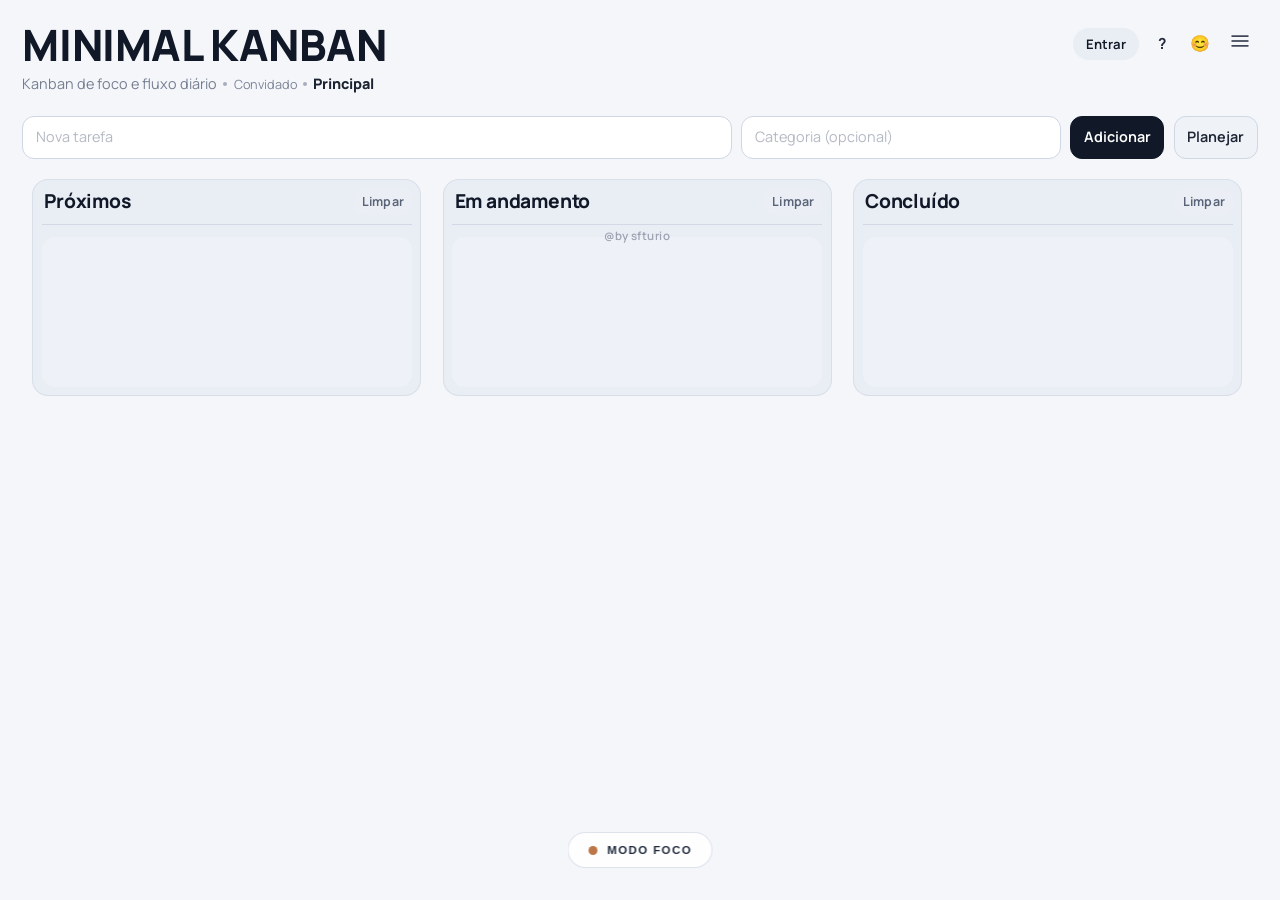
<file: index.html>
﻿<!doctype html>
<html lang="pt-BR">
<head>
  <meta charset="UTF-8" />
  <meta name="viewport" content="width=device-width, initial-scale=1.0" />
  <title>Minimal Kanban</title>
  <link rel="preconnect" href="https://fonts.googleapis.com" />
  <link rel="preconnect" href="https://fonts.gstatic.com" crossorigin />
  <link href="https://fonts.googleapis.com/css2?family=Manrope:wght@400;500;600;700;800&display=swap" rel="stylesheet" />
  <link href="https://fonts.googleapis.com/css2?family=Material+Symbols+Outlined:wght@300&display=swap" rel="stylesheet" />
  <link rel="stylesheet" href="style.css" />
</head>
<body>
  <main class="app">
    <div class="app-top">
      <header class="topbar">
        <div>
          <h1>Minimal Kanban</h1>
          <p class="subtitle">
            <span>Kanban de foco e fluxo diário</span>
            <span class="subtitle-bullet" aria-hidden="true"></span>
            <span id="auth-status" class="auth-status-inline">Convidado</span>
            <span class="subtitle-bullet" aria-hidden="true"></span>
            <span id="board-name">Principal</span>
          </p>
        </div>
        <div class="header-actions">
          <button id="auth-toggle" type="button" class="auth-btn" aria-label="Abrir autenticação">Entrar</button>
          <button id="help-toggle" type="button" class="theme-btn" aria-label="Ajuda" aria-expanded="false">?</button>
          <button id="emoji-toggle" type="button" class="theme-btn" aria-label="Abrir emojis" title="Emojis">😊</button>
          <div class="settings-wrap">
            <button id="settings-toggle" type="button" class="theme-btn" aria-label="Configurações" aria-expanded="false" aria-haspopup="true">
              <span class="material-symbols-outlined">menu</span>
            </button>
            <div id="settings-menu" class="settings-menu" hidden>
              <div class="settings-group">
                <p class="settings-title">Kanban</p>
                <button id="settings-change-username" type="button" class="settings-item" aria-label="Alterar usuario">Alterar usuario</button>
                <button id="board-toggle" type="button" class="settings-item" aria-label="Abrir tabelas">Tabelas</button>
                <button id="settings-columns-toggle" type="button" class="settings-item" aria-label="Abrir colunas">Colunas</button>
                <button id="settings-export-backup" type="button" class="settings-item" aria-label="Exportar backup">Exportar backup</button>
                <button id="settings-import-backup" type="button" class="settings-item" aria-label="Importar backup">Importar backup</button>
              </div>
              <div class="settings-separator"></div>
              <div class="settings-group">
                <p class="settings-title">Aparência</p>
                <button id="theme-toggle" type="button" class="settings-item" aria-label="Alternar tema" aria-pressed="false">
                  <span id="theme-icon" class="material-symbols-outlined">dark_mode</span>
                  <span>Tema</span>
                  <span id="theme-label" class="settings-theme-state">Dark</span>
                </button>
                <label class="settings-zoom-control" for="settings-zoom-range">
                  <span class="settings-zoom-title">Zoom</span>
                  <span id="settings-zoom-value" class="settings-zoom-value">100%</span>
                </label>
                <input id="settings-zoom-range" class="settings-zoom-range" type="range" min="85" max="115" step="1" value="100" aria-label="Zoom da página" />
              </div>
            </div>
          </div>
        </div>
      </header>

      <form id="task-form" class="task-form" autocomplete="off">
        <input id="task-title" name="title" type="text" placeholder="Nova tarefa" maxlength="120" />
        <input id="task-description" name="description" type="text" placeholder="Categoria (opcional)" maxlength="240" />
        <button type="submit">Adicionar</button>
        <button id="ia-generate-btn" type="button">Planejar</button>
      </form>
    </div>

    <div class="app-main-scroll">
      <section class="board" aria-label="Minimal Kanban">
        <article class="column" data-column="todo">
          <div class="column-head">
            <h2>Próximos</h2>
            <button type="button" class="clear-column-btn" data-action="clear-column" data-column="todo">Limpar</button>
          </div>
          <div class="task-list" id="todo-list"></div>
        </article>

        <article class="column" data-column="inprogress">
          <div class="column-head">
            <h2>Em andamento</h2>
            <button type="button" class="clear-column-btn" data-action="clear-column" data-column="inprogress">Limpar</button>
          </div>
          <div class="task-list" id="inprogress-list"></div>
        </article>

        <article class="column" data-column="done">
          <div class="column-head">
            <h2>Concluído</h2>
            <button type="button" class="clear-column-btn" data-action="clear-column" data-column="done">Limpar</button>
          </div>
          <div class="task-list" id="done-list"></div>
        </article>
      </section>
      <footer class="app-signature" aria-label="Assinatura do app">@by sfturio</footer>
    </div>

  </main>

  <div class="focus-wrap">
    <button id="focus-toggle" type="button" class="focus-btn" aria-pressed="false">
      <span class="dot"></span>
      <span id="focus-label">Modo Foco</span>
    </button>
  </div>

  <div id="ai-modal-overlay" class="modal-overlay" hidden>
    <section class="ai-modal" role="dialog" aria-modal="true" aria-labelledby="ai-modal-title">
      <div class="ai-modal-head">
        <h2 id="ai-modal-title">Planejar com IA</h2>
        <button id="ai-close-btn" type="button" class="icon-close" aria-label="Fechar modal">×</button>
      </div>
      <p>Descreva o que você quer fazer</p>
      <textarea id="ai-plan-input" rows="7" placeholder="Ex: !criar API (manhã) @joao #backend +05-04-2026; estudar node (noite)"></textarea>
      <div class="ai-modal-actions">
        <button id="ai-cancel-btn" type="button" class="secondary">Cancelar</button>
        <button id="ai-generate-confirm-btn" type="button" class="primary">Adicionar tarefas</button>
      </div>
    </section>
  </div>

  <div id="boards-overlay" class="boards-overlay" hidden>
    <aside class="boards-panel" role="dialog" aria-modal="true" aria-labelledby="boards-title">
      <div class="boards-head">
        <h2 id="boards-title">Tabelas</h2>
        <button id="boards-close" type="button" class="icon-close" aria-label="Fechar tabelas">×</button>
      </div>
      <div id="boards-tables-section">
        <div id="boards-list" class="boards-list"></div>
        <div class="boards-create">
          <input id="new-board-input" type="text" placeholder="Nova tabela" maxlength="60" />
          <button id="create-board-btn" type="button">+ Nova tabela</button>
        </div>
      </div>
      <div id="boards-columns-section" class="boards-columns">
        <h3>Colunas da tabela ativa</h3>
        <div id="columns-list" class="boards-list"></div>
        <div class="boards-create">
          <input id="new-column-input" type="text" placeholder="Nova coluna" maxlength="40" />
          <button id="create-column-btn" type="button">+ Nova coluna</button>
        </div>
        <div id="columns-danger-slot" class="columns-danger-wrap"></div>
      </div>
    </aside>
  </div>

  <input id="backup-file-input" type="file" accept="application/json" hidden />
  <p id="backup-status" class="backup-status" aria-live="polite" hidden></p>

  <div id="task-modal-overlay" class="modal-overlay" hidden>
    <section class="ai-modal" role="dialog" aria-modal="true" aria-labelledby="task-modal-title">
      <div class="ai-modal-head">
        <h2 id="task-modal-title">Editar tarefa</h2>
        <button id="task-modal-close" type="button" class="icon-close" aria-label="Fechar edição">×</button>
      </div>
      <div class="task-modal-fields">
        <label>
          Título
          <input id="task-edit-title" type="text" maxlength="120" placeholder="Revisar fluxo de caixa" />
        </label>
        <label>
          Descrição
          <textarea id="task-edit-description" maxlength="500" rows="3" placeholder="Detalhes da tarefa..."></textarea>
        </label>
        <label>
          Categoria
          <input id="task-edit-category" type="text" maxlength="60" placeholder="Financeiro" />
        </label>
        <label>
          Responsável
          <input id="task-edit-assignee" type="text" maxlength="60" placeholder="ana" />
        </label>
        <label>
          Tags (separe por vírgula)
          <input id="task-edit-tags" type="text" maxlength="120" placeholder="financas, urgente" />
        </label>
        <label>
          Data de inicio
          <input id="task-edit-deadline" type="text" maxlength="32" placeholder="02041998" />
        </label>
        <label>
          Finalizado em
          <input id="task-edit-completed-at" type="text" maxlength="32" placeholder="02041998" />
        </label>
        <label>
          Prioridade
          <select id="task-edit-priority">
            <option value="normal">Normal</option>
            <option value="high">Importante</option>
          </select>
        </label>
      </div>
      <div class="ai-modal-actions">
        <button id="task-modal-cancel" type="button" class="secondary">Cancelar</button>
        <button id="task-modal-save" type="button" class="primary">Salvar</button>
      </div>
    </section>
  </div>

  <div id="help-modal-overlay" class="modal-overlay" hidden>
    <section class="ai-modal" role="dialog" aria-modal="true" aria-labelledby="help-modal-title">
      <div class="ai-modal-head">
        <h2 id="help-modal-title">Ajuda rápida</h2>
        <button id="help-close-btn" type="button" class="icon-close" aria-label="Fechar ajuda">×</button>
      </div>
      <ul class="help-list">
        <li>Separe tarefas com <code class="cmd-sep">;</code></li>
        <li>Use <code class="cmd-priority">!</code> no começo para marcar prioridade alta</li>
        <li>Use <code class="cmd-progress">[coluna]</code> para escolher a coluna (ex: <code>[em andamento]</code>)</li>
        <li>Use <code class="cmd-category">(categoria)</code> para definir a categoria</li>
        <li>Use <code class="cmd-assignee">@responsavel</code> para responsável</li>
        <li>Use <code class="cmd-tag">#tag</code> para tags</li>
        <li>Use <code class="cmd-date">+data</code> para Data de inicio (DD-MM-AAAA)</li>
      </ul>
      <p class="help-example">Exemplo: <code>![em andamento] criar API (manhã) @joao #backend +05-04-2026</code></p>
      <div class="help-actions">
        <p class="help-export-note">Gere tarefas automaticamente com IA usando este formato:</p>
        <button id="help-export-prompt-btn" type="button" class="help-export-btn">Copiar prompt para IA</button>
      </div>
    </section>
  </div>

  <div id="emoji-modal-overlay" class="modal-overlay" hidden>
    <section class="ai-modal emoji-modal" role="dialog" aria-modal="true" aria-labelledby="emoji-modal-title">
      <div class="ai-modal-head">
        <h2 id="emoji-modal-title">Emojis rápidos</h2>
        <button id="emoji-close-btn" type="button" class="icon-close" aria-label="Fechar menu de emojis">×</button>
      </div>
      <p>Clique em um emoji para copiar.</p>
      <div id="emoji-grid" class="emoji-grid" aria-label="Lista de emojis">
        <button type="button" class="emoji-item" data-emoji="⏭️">⏭️</button>
        <button type="button" class="emoji-item" data-emoji="🎯">🎯</button>
        <button type="button" class="emoji-item" data-emoji="✅">✅</button>
        <button type="button" class="emoji-item" data-emoji="🧠">🧠</button>
        <button type="button" class="emoji-item" data-emoji="📌">📌</button>
        <button type="button" class="emoji-item" data-emoji="🚀">🚀</button>
        <button type="button" class="emoji-item" data-emoji="🔥">🔥</button>
        <button type="button" class="emoji-item" data-emoji="📅">📅</button>
        <button type="button" class="emoji-item" data-emoji="💡">💡</button>
        <button type="button" class="emoji-item" data-emoji="📚">📚</button>
        <button type="button" class="emoji-item" data-emoji="🛠️">🛠️</button>
        <button type="button" class="emoji-item" data-emoji="🎨">🎨</button>
      </div>
      <p id="emoji-copy-status" class="emoji-copy-status" aria-live="polite"> </p>
    </section>
  </div>

  <div id="auth-modal-overlay" class="modal-overlay" hidden>
    <section class="ai-modal" role="dialog" aria-modal="true" aria-labelledby="auth-modal-title">
      <div class="ai-modal-head">
        <h2 id="auth-modal-title">Entrar</h2>
        <button id="auth-close-btn" type="button" class="icon-close" aria-label="Fechar autenticação">×</button>
      </div>
      <p id="auth-modal-subtitle">Acesse sua conta para sincronizar suas tarefas.</p>
      <form id="auth-form" class="auth-form">
        <label>
          E-mail
          <input id="auth-email" type="email" placeholder="voce@email.com" autocomplete="email" required />
        </label>
        <label>
          Senha
          <input id="auth-password" type="password" placeholder="••••••••" autocomplete="current-password" minlength="6" required />
        </label>
        <p id="auth-error" class="auth-error" aria-live="polite"></p>
      </form>
      <div class="auth-toggle">
        <span id="auth-toggle-text">Ainda não tem conta?</span>
        <button id="auth-mode-btn" type="button">Criar conta</button>
      </div>
      <div class="ai-modal-actions">
        <button id="auth-cancel-btn" type="button" class="secondary">Cancelar</button>
        <button id="auth-submit-btn" type="button" class="primary">Entrar</button>
      </div>
    </section>
  </div>

  <div id="username-modal-overlay" class="modal-overlay" hidden>
    <section class="ai-modal" role="dialog" aria-modal="true" aria-labelledby="username-modal-title">
      <div class="ai-modal-head">
        <h2 id="username-modal-title">Escolha seu usuário</h2>
      </div>
      <p id="username-modal-subtitle">Defina um usuário para aparecer no seu perfil.</p>
      <form id="username-form" class="auth-form">
        <label>
          Usuário
          <input id="username-input" type="text" maxlength="24" placeholder="ex: wesley.dev" required />
        </label>
        <p id="username-error" class="auth-error" aria-live="polite"></p>
      </form>
      <div class="ai-modal-actions">
        <button id="username-skip-btn" type="button" class="secondary">Agora não</button>
        <button id="username-save-btn" type="button" class="primary">Salvar usuário</button>
      </div>
    </section>
  </div>

  <script type="module" src="src/app.js"></script>
</body>
</html>
</file>
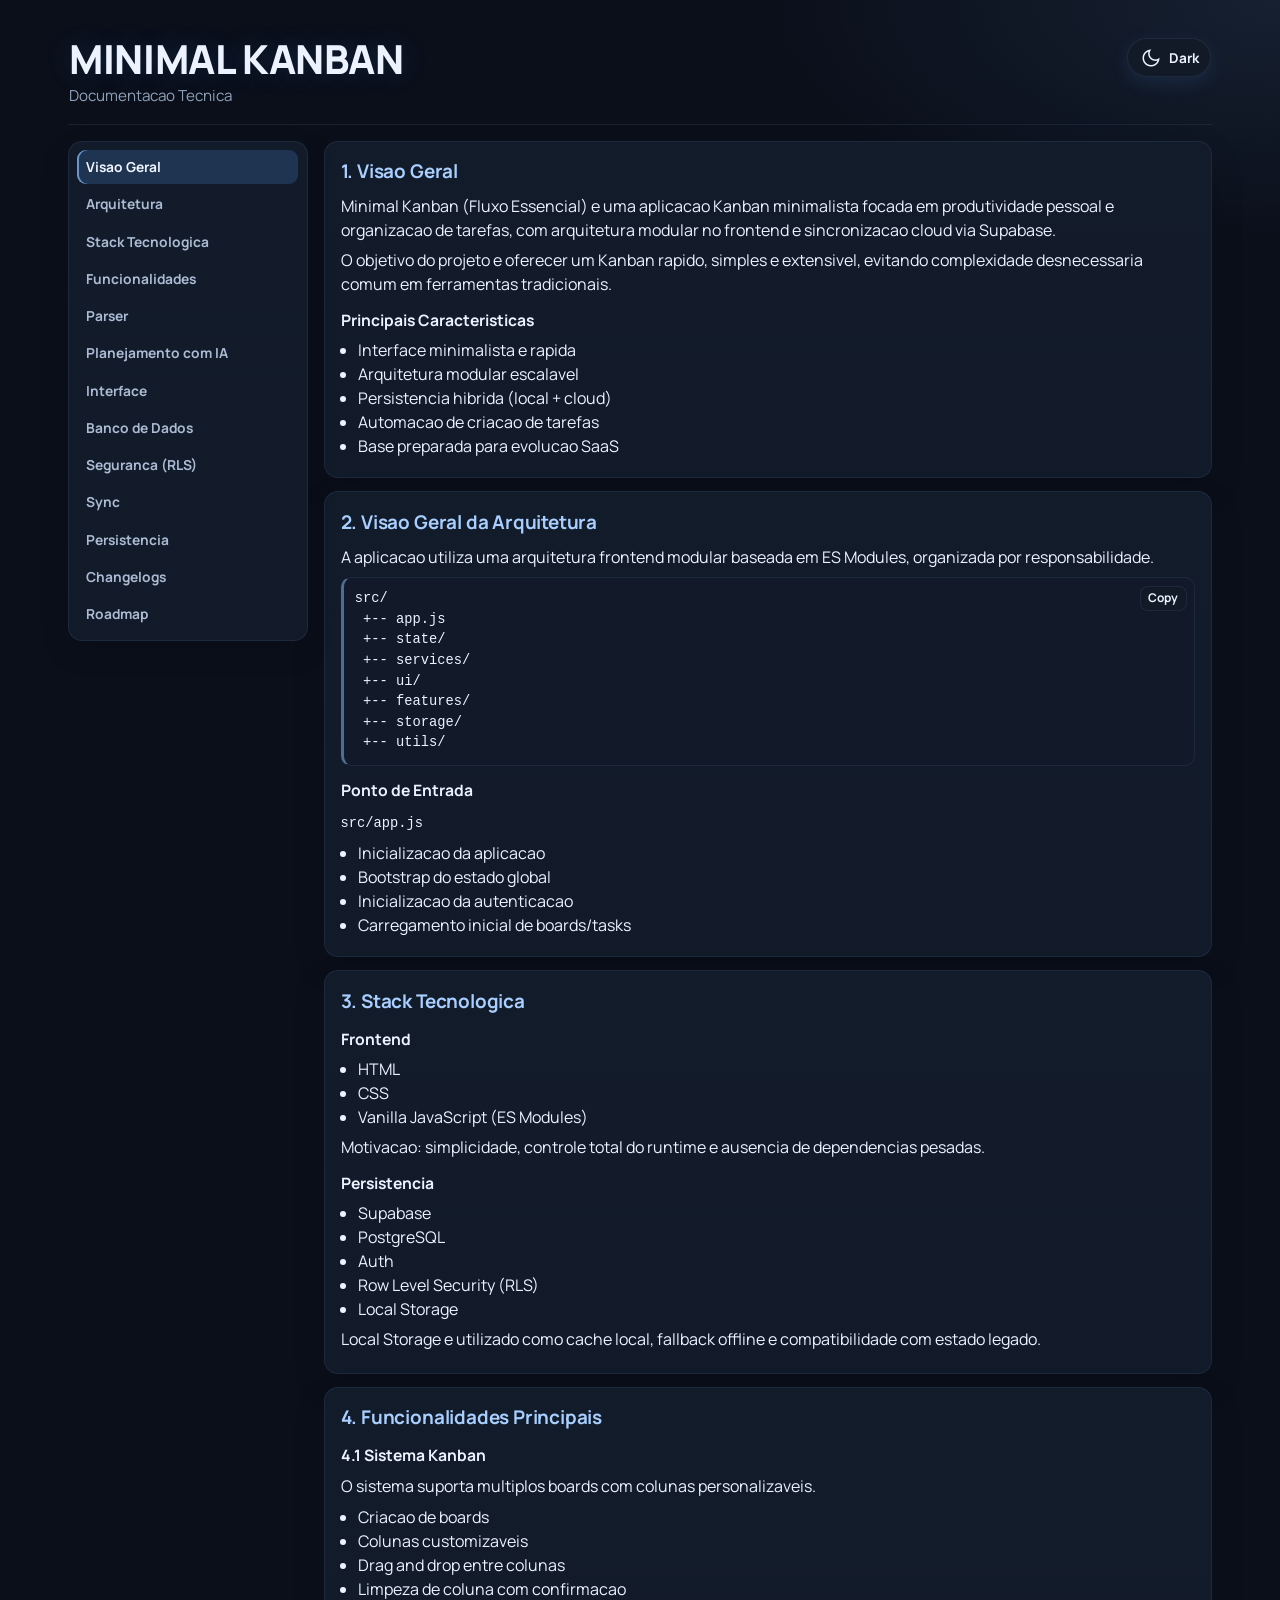
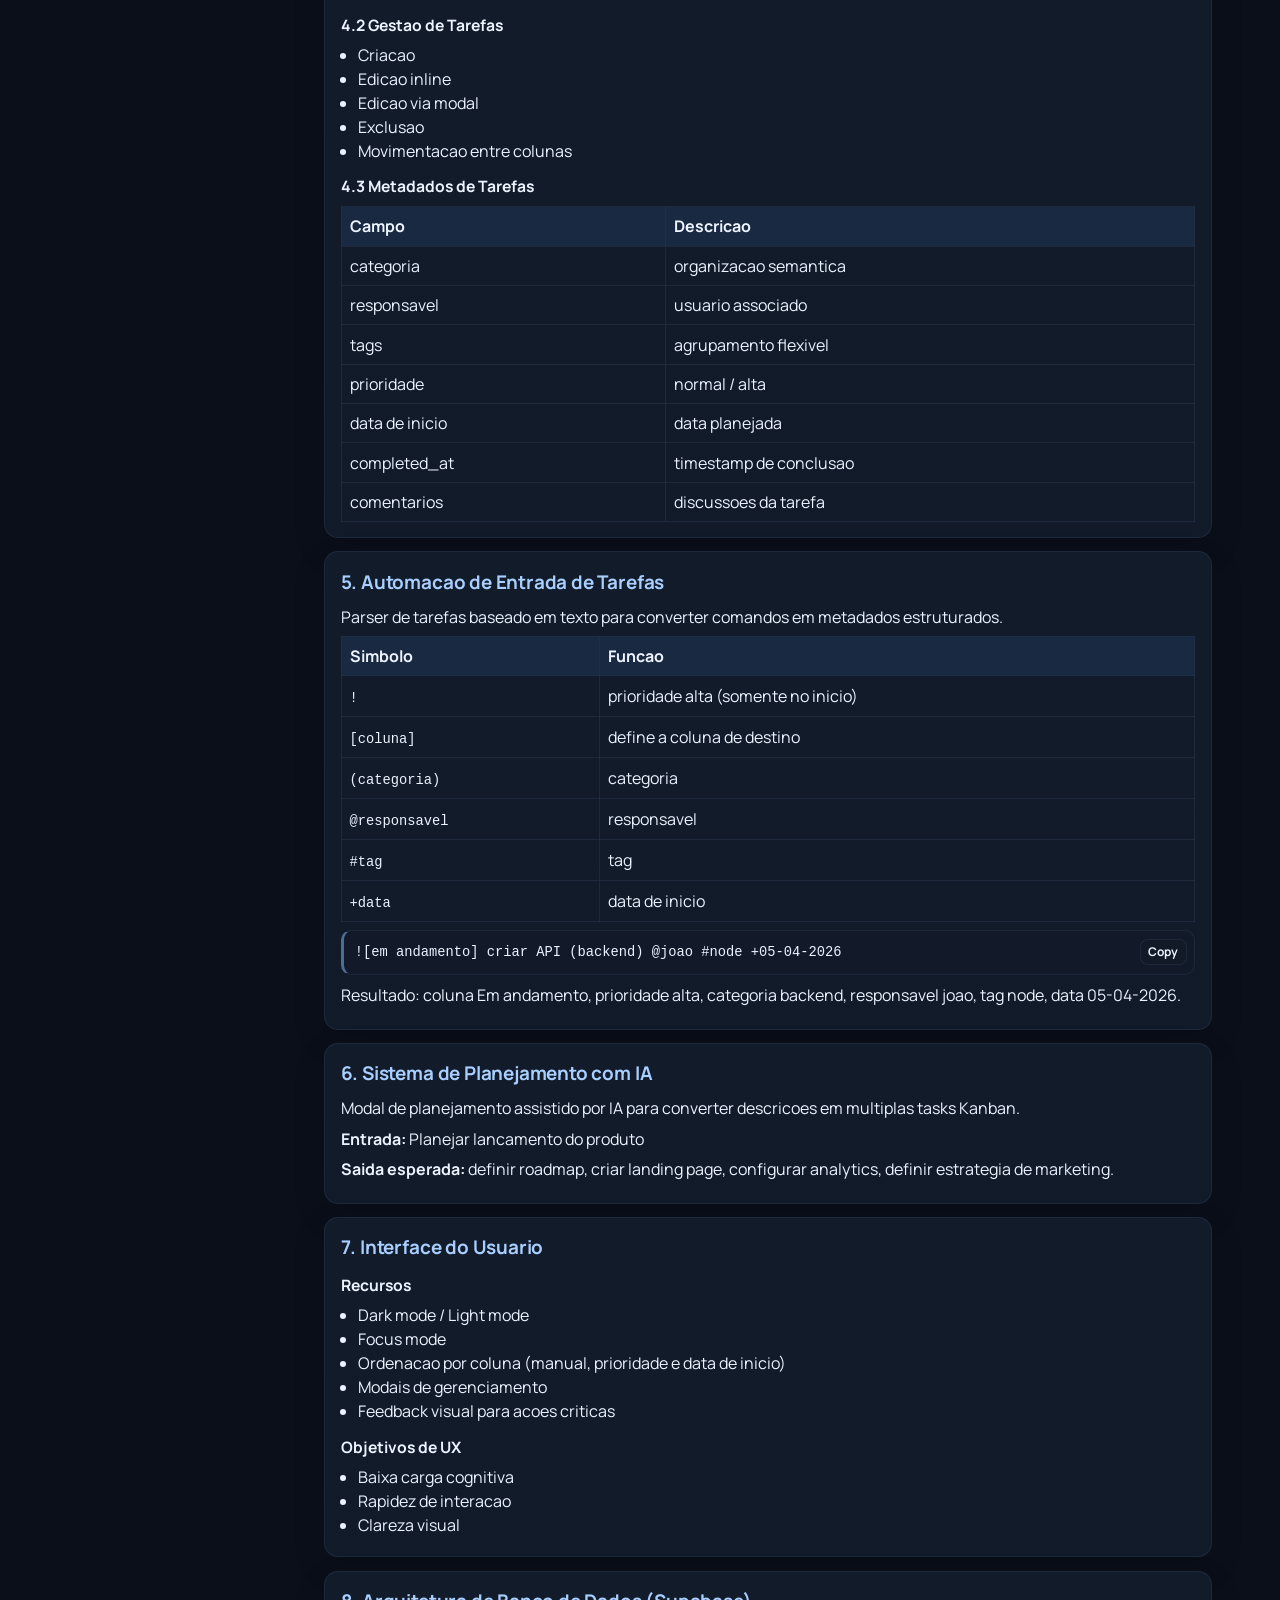
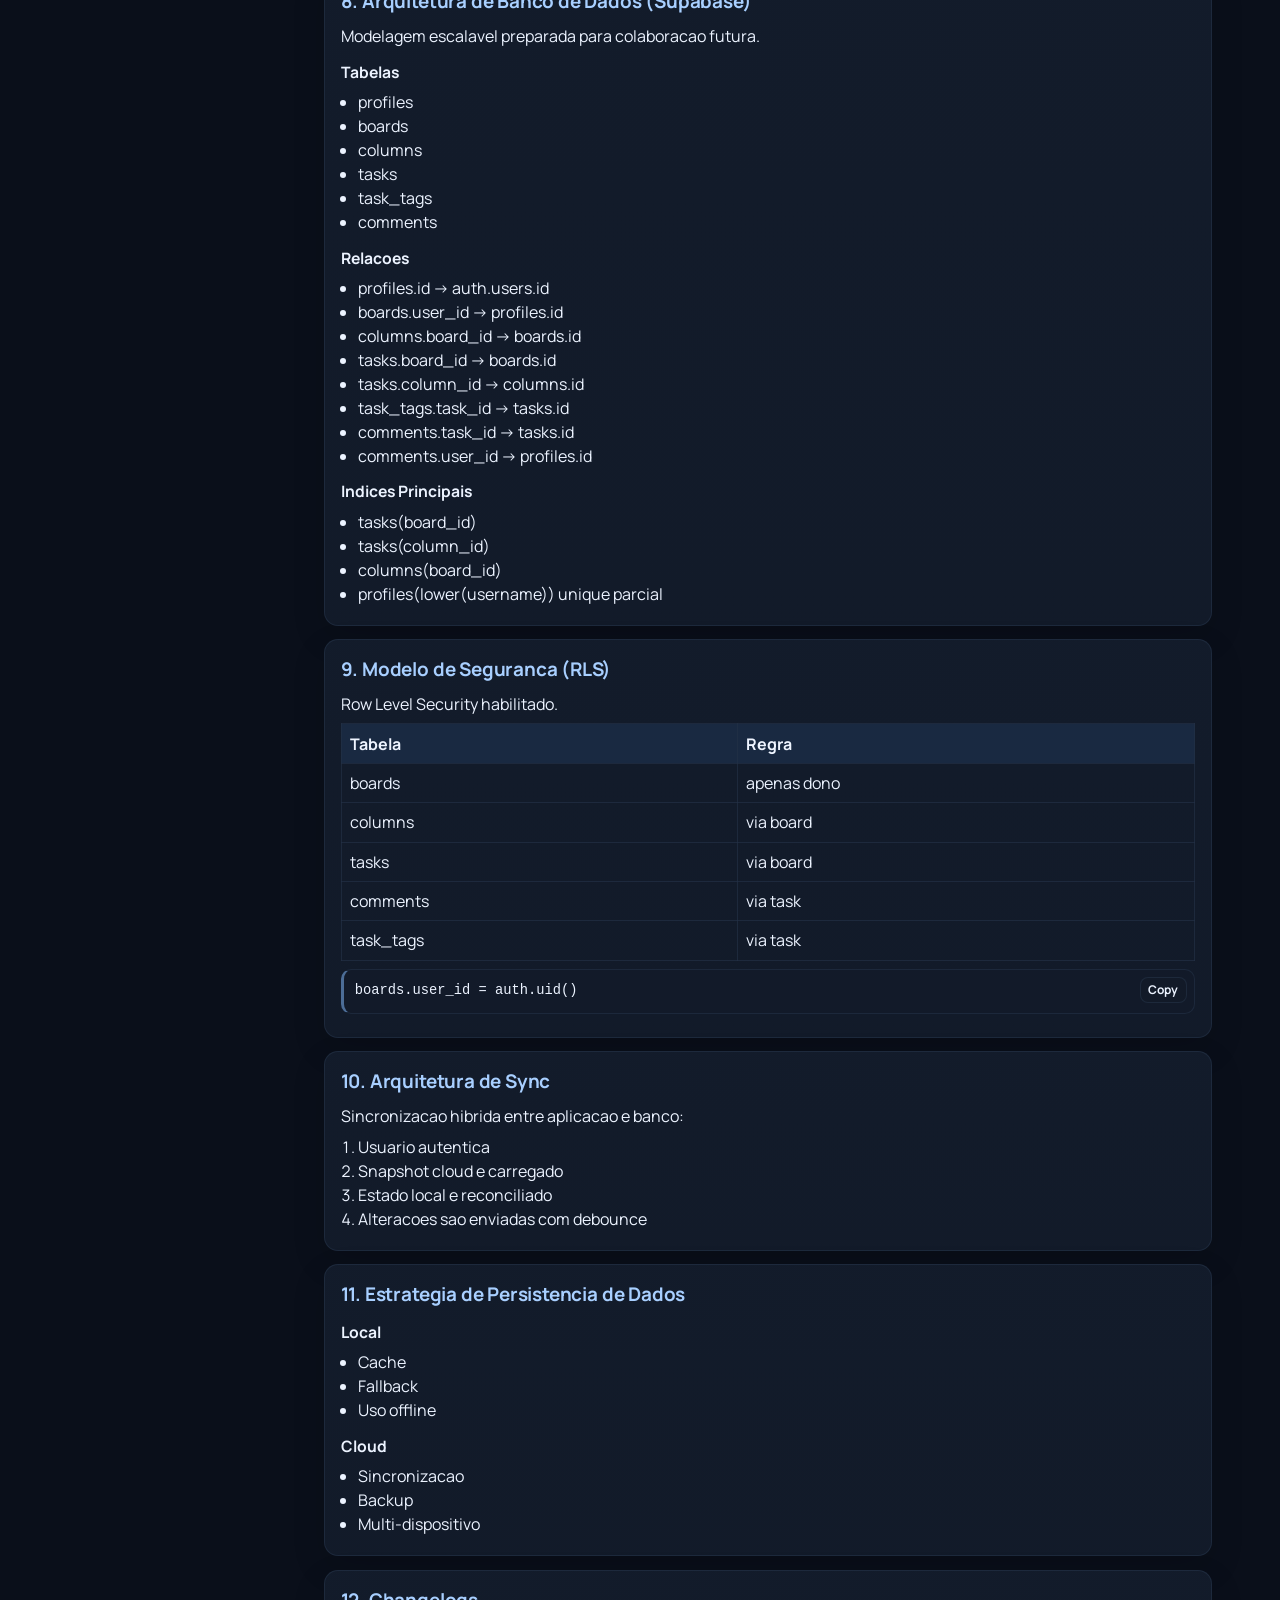
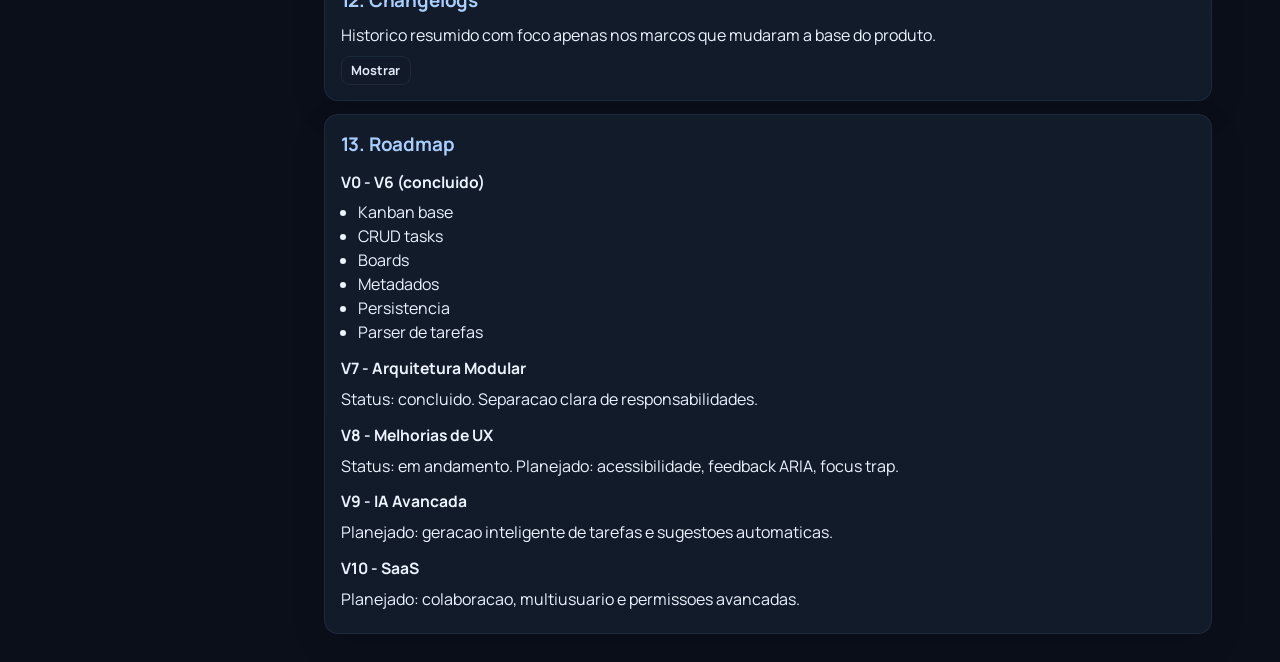
<file: docs/index.html>
<!doctype html>
<html lang="pt-BR">
<head>
  <meta charset="UTF-8" />
  <meta name="viewport" content="width=device-width, initial-scale=1.0" />
  <title>Minimal Kanban - Documentacao Tecnica</title>
  <link rel="preconnect" href="https://fonts.googleapis.com" />
  <link rel="preconnect" href="https://fonts.gstatic.com" crossorigin />
  <link href="https://fonts.googleapis.com/css2?family=Manrope:wght@400;500;600;700;800&display=swap" rel="stylesheet" />
  <link href="https://fonts.googleapis.com/css2?family=Material+Symbols+Outlined:wght@300&display=swap" rel="stylesheet" />
  <link rel="stylesheet" href="./style.css" />
</head>
<body>
  <main class="doc-app">
    <header id="top" class="doc-header">
      <div>
        <h1>Minimal Kanban</h1>
        <p class="subtitle">Documentacao Tecnica</p>
      </div>
      <button id="theme-toggle" type="button" class="theme-btn" aria-label="Alternar tema" aria-pressed="false">
        <span id="theme-icon" class="material-symbols-outlined">dark_mode</span>
        <span id="theme-label">Dark</span>
      </button>
    </header>

    <div class="doc-layout">
      <aside class="doc-sidebar">
        <nav class="doc-nav" aria-label="Navegacao da documentacao">
          <a href="#overview">Visao Geral</a>
          <a href="#architecture">Arquitetura</a>
          <a href="#stack">Stack Tecnologica</a>
          <a href="#core-features">Funcionalidades</a>
          <a href="#parser">Parser</a>
          <a href="#ai-planning">Planejamento com IA</a>
          <a href="#ui">Interface</a>
          <a href="#database">Banco de Dados</a>
          <a href="#security">Seguranca (RLS)</a>
          <a href="#sync">Sync</a>
          <a href="#persistence">Persistencia</a>
          <a href="#changelogs">Changelogs</a>
          <a href="#roadmap">Roadmap</a>
        </nav>
      </aside>

      <div class="doc-content">
        <section id="overview" class="doc-card">
          <h2>1. Visao Geral</h2>
          <p>Minimal Kanban (Fluxo Essencial) e uma aplicacao Kanban minimalista focada em produtividade pessoal e organizacao de tarefas, com arquitetura modular no frontend e sincronizacao cloud via Supabase.</p>
          <p>O objetivo do projeto e oferecer um Kanban rapido, simples e extensivel, evitando complexidade desnecessaria comum em ferramentas tradicionais.</p>
          <h3>Principais Caracteristicas</h3>
          <ul>
            <li>Interface minimalista e rapida</li>
            <li>Arquitetura modular escalavel</li>
            <li>Persistencia hibrida (local + cloud)</li>
            <li>Automacao de criacao de tarefas</li>
            <li>Base preparada para evolucao SaaS</li>
          </ul>
        </section>

        <section id="architecture" class="doc-card">
          <h2>2. Visao Geral da Arquitetura</h2>
          <p>A aplicacao utiliza uma arquitetura frontend modular baseada em ES Modules, organizada por responsabilidade.</p>
          <pre><code>src/
 +-- app.js
 +-- state/
 +-- services/
 +-- ui/
 +-- features/
 +-- storage/
 +-- utils/</code></pre>
          <h3>Ponto de Entrada</h3>
          <p><code>src/app.js</code></p>
          <ul>
            <li>Inicializacao da aplicacao</li>
            <li>Bootstrap do estado global</li>
            <li>Inicializacao da autenticacao</li>
            <li>Carregamento inicial de boards/tasks</li>
          </ul>
        </section>

        <section id="stack" class="doc-card">
          <h2>3. Stack Tecnologica</h2>
          <h3>Frontend</h3>
          <ul>
            <li>HTML</li>
            <li>CSS</li>
            <li>Vanilla JavaScript (ES Modules)</li>
          </ul>
          <p>Motivacao: simplicidade, controle total do runtime e ausencia de dependencias pesadas.</p>
          <h3>Persistencia</h3>
          <ul>
            <li>Supabase</li>
            <li>PostgreSQL</li>
            <li>Auth</li>
            <li>Row Level Security (RLS)</li>
            <li>Local Storage</li>
          </ul>
          <p>Local Storage e utilizado como cache local, fallback offline e compatibilidade com estado legado.</p>
        </section>

        <section id="core-features" class="doc-card">
          <h2>4. Funcionalidades Principais</h2>
          <h3>4.1 Sistema Kanban</h3>
          <p>O sistema suporta multiplos boards com colunas personalizaveis.</p>
          <ul>
            <li>Criacao de boards</li>
            <li>Colunas customizaveis</li>
            <li>Drag and drop entre colunas</li>
            <li>Limpeza de coluna com confirmacao</li>
          </ul>
          <h3>4.2 Gestao de Tarefas</h3>
          <ul>
            <li>Criacao</li>
            <li>Edicao inline</li>
            <li>Edicao via modal</li>
            <li>Exclusao</li>
            <li>Movimentacao entre colunas</li>
          </ul>
          <h3>4.3 Metadados de Tarefas</h3>
          <table>
            <thead><tr><th>Campo</th><th>Descricao</th></tr></thead>
            <tbody>
              <tr><td>categoria</td><td>organizacao semantica</td></tr>
              <tr><td>responsavel</td><td>usuario associado</td></tr>
              <tr><td>tags</td><td>agrupamento flexivel</td></tr>
              <tr><td>prioridade</td><td>normal / alta</td></tr>
              <tr><td>data de inicio</td><td>data planejada</td></tr>
              <tr><td>completed_at</td><td>timestamp de conclusao</td></tr>
              <tr><td>comentarios</td><td>discussoes da tarefa</td></tr>
            </tbody>
          </table>
        </section>

        <section id="parser" class="doc-card">
          <h2>5. Automacao de Entrada de Tarefas</h2>
          <p>Parser de tarefas baseado em texto para converter comandos em metadados estruturados.</p>
          <table>
            <thead><tr><th>Simbolo</th><th>Funcao</th></tr></thead>
            <tbody>
              <tr><td><code>!</code></td><td>prioridade alta (somente no inicio)</td></tr>
              <tr><td><code>[coluna]</code></td><td>define a coluna de destino</td></tr>
              <tr><td><code>(categoria)</code></td><td>categoria</td></tr>
              <tr><td><code>@responsavel</code></td><td>responsavel</td></tr>
              <tr><td><code>#tag</code></td><td>tag</td></tr>
              <tr><td><code>+data</code></td><td>data de inicio</td></tr>
            </tbody>
          </table>
          <pre><code>![em andamento] criar API (backend) @joao #node +05-04-2026</code></pre>
          <p>Resultado: coluna Em andamento, prioridade alta, categoria backend, responsavel joao, tag node, data 05-04-2026.</p>
        </section>

        <section id="ai-planning" class="doc-card">
          <h2>6. Sistema de Planejamento com IA</h2>
          <p>Modal de planejamento assistido por IA para converter descricoes em multiplas tasks Kanban.</p>
          <p><strong>Entrada:</strong> Planejar lancamento do produto</p>
          <p><strong>Saida esperada:</strong> definir roadmap, criar landing page, configurar analytics, definir estrategia de marketing.</p>
        </section>

        <section id="ui" class="doc-card">
          <h2>7. Interface do Usuario</h2>
          <h3>Recursos</h3>
          <ul>
            <li>Dark mode / Light mode</li>
            <li>Focus mode</li>
            <li>Ordenacao por coluna (manual, prioridade e data de inicio)</li>
            <li>Modais de gerenciamento</li>
            <li>Feedback visual para acoes criticas</li>
          </ul>
          <h3>Objetivos de UX</h3>
          <ul>
            <li>Baixa carga cognitiva</li>
            <li>Rapidez de interacao</li>
            <li>Clareza visual</li>
          </ul>
        </section>

        <section id="database" class="doc-card">
          <h2>8. Arquitetura de Banco de Dados (Supabase)</h2>
          <p>Modelagem escalavel preparada para colaboracao futura.</p>
          <h3>Tabelas</h3>
          <ul>
            <li>profiles</li>
            <li>boards</li>
            <li>columns</li>
            <li>tasks</li>
            <li>task_tags</li>
            <li>comments</li>
          </ul>
          <h3>Relacoes</h3>
          <ul>
            <li>profiles.id -> auth.users.id</li>
            <li>boards.user_id -> profiles.id</li>
            <li>columns.board_id -> boards.id</li>
            <li>tasks.board_id -> boards.id</li>
            <li>tasks.column_id -> columns.id</li>
            <li>task_tags.task_id -> tasks.id</li>
            <li>comments.task_id -> tasks.id</li>
            <li>comments.user_id -> profiles.id</li>
          </ul>
          <h3>Indices Principais</h3>
          <ul>
            <li>tasks(board_id)</li>
            <li>tasks(column_id)</li>
            <li>columns(board_id)</li>
            <li>profiles(lower(username)) unique parcial</li>
          </ul>
        </section>

        <section id="security" class="doc-card">
          <h2>9. Modelo de Seguranca (RLS)</h2>
          <p>Row Level Security habilitado.</p>
          <table>
            <thead><tr><th>Tabela</th><th>Regra</th></tr></thead>
            <tbody>
              <tr><td>boards</td><td>apenas dono</td></tr>
              <tr><td>columns</td><td>via board</td></tr>
              <tr><td>tasks</td><td>via board</td></tr>
              <tr><td>comments</td><td>via task</td></tr>
              <tr><td>task_tags</td><td>via task</td></tr>
            </tbody>
          </table>
          <pre><code>boards.user_id = auth.uid()</code></pre>
        </section>

        <section id="sync" class="doc-card">
          <h2>10. Arquitetura de Sync</h2>
          <p>Sincronizacao hibrida entre aplicacao e banco:</p>
          <ol>
            <li>Usuario autentica</li>
            <li>Snapshot cloud e carregado</li>
            <li>Estado local e reconciliado</li>
            <li>Alteracoes sao enviadas com debounce</li>
          </ol>
        </section>

        <section id="persistence" class="doc-card">
          <h2>11. Estrategia de Persistencia de Dados</h2>
          <h3>Local</h3>
          <ul>
            <li>Cache</li>
            <li>Fallback</li>
            <li>Uso offline</li>
          </ul>
          <h3>Cloud</h3>
          <ul>
            <li>Sincronizacao</li>
            <li>Backup</li>
            <li>Multi-dispositivo</li>
          </ul>
        </section>

        <section id="changelogs" class="doc-card">
          <h2>12. Changelogs</h2>
          <p>Historico resumido com foco apenas nos marcos que mudaram a base do produto.</p>
          <button id="changelogs-toggle" type="button" class="section-toggle-btn" aria-expanded="false" aria-controls="changelogs-content">Mostrar</button>
          <div id="changelogs-content" hidden>
          <ul>
            <li><strong>2026-04-02:</strong> parser de tarefas atualizado para sintaxe simplificada com coluna em <code>[coluna]</code>, prioridade com <code>!</code> no inicio, metadados (<code>@</code>, <code>#</code>, <code>+</code>) e criacao automatica de colunas ausentes.</li>
            <li><strong>2026-04-02:</strong> ordenacao por coluna consolidada com modos <code>manual</code>, <code>prioridade</code> e <code>data de inicio</code>; drag and drop respeita a ordem manual quando este modo esta ativo.</li>
            <li><strong>2026-04-02:</strong> modo foco refinado para selecao de coluna com menos ruido visual, mantendo apenas uma coluna visivel por vez.</li>
            <li><strong>2026-04-02:</strong> fluxo de usuario/login estabilizado com <code>username</code> persistido em <code>profiles.username</code> e exibicao no header apos autenticacao.</li>
            <li><strong>2026-04-02:</strong> compatibilidade de dados legados reforcada com migracao de IDs de board para UUID antes da sincronizacao cloud.</li>
            <li><strong>2026-03-29:</strong> arquitetura frontend modularizada em ES Modules (estado, servicos, UI e features) para facilitar manutencao e evolucao.</li>
            <li><strong>2026-03-29:</strong> base Supabase consolidada com Auth, sincronizacao cloud e RLS para boards, colunas e tarefas.</li>
            <li><strong>2026-03-30 a 2026-04-02:</strong> documentacao tecnica evoluida com navegacao por anchors, sidebar ativa e secao de changelog colapsavel.</li>
          </ul>
          </div>
        </section>
        <section id="roadmap" class="doc-card">
          <h2>13. Roadmap</h2>
          <h3>V0 - V6 (concluido)</h3>
          <ul>
            <li>Kanban base</li>
            <li>CRUD tasks</li>
            <li>Boards</li>
            <li>Metadados</li>
            <li>Persistencia</li>
            <li>Parser de tarefas</li>
          </ul>
          <h3>V7 - Arquitetura Modular</h3>
          <p>Status: concluido. Separacao clara de responsabilidades.</p>
          <h3>V8 - Melhorias de UX</h3>
          <p>Status: em andamento. Planejado: acessibilidade, feedback ARIA, focus trap.</p>
          <h3>V9 - IA Avancada</h3>
          <p>Planejado: geracao inteligente de tarefas e sugestoes automaticas.</p>
          <h3>V10 - SaaS</h3>
          <p>Planejado: colaboracao, multiusuario e permissoes avancadas.</p>
        </section>
      </div>
    </div>
  </main>

  <script type="module" src="./script.js"></script>
</body>
</html>
</file>
<file: style.css>
:root {
  --ui-scale: 1;
  --background: #f4f6fa;
  --background-accent: #f4f6fa;
  --surface-low: #e9edf4;
  --surface-card: #ffffff;
  --surface-hover: #f4f7fc;
  --text: #111827;
  --text-muted: #667085;
  --chip-bg: #e3e8f1;
  --primary: #111827;
  --line-soft: #cfd7e4;
  --focus-chip-bg: rgba(255, 255, 255, 0.95);
  --focus-chip-border: #d1d8e5;
  --focus-chip-text: #162033;
  --focus-dot: #b86f3d;
  --list-bg: #eef2f8;
  --list-done-bg: #e8edf4;
  --done-task-bg: #edf2f8;
  --chip-category-bg: #e9edf3;
  --chip-category-text: #344054;
  --chip-assignee-bg: #e4eefc;
  --chip-assignee-text: #1d4f91;
  --chip-tag-bg: #efe8ff;
  --chip-tag-text: #5a3d9a;
  --chip-deadline-bg: #4a3328;
  --chip-deadline-text: #ffc79f;
  --chip-completed-bg: #2e4b34;
  --chip-completed-text: #b9f5c4;
}

* {
  box-sizing: border-box;
}

button {
  transition: background-color 120ms ease, border-color 120ms ease, color 120ms ease;
}

button:focus-visible {
  outline: 2px solid color-mix(in srgb, var(--line-soft) 75%, transparent);
  outline-offset: 2px;
}

[hidden] {
  display: none !important;
}

body {
  margin: 0;
  height: 100vh;
  font-family: "Manrope", sans-serif;
  line-height: 1.45;
  color: var(--text);
  background: var(--background);
  overflow: hidden;
  -webkit-font-smoothing: antialiased;
  -moz-osx-font-smoothing: grayscale;
  text-rendering: optimizeLegibility;
  transition: background-color 0.2s ease, color 0.2s ease;
}

body.dark {
  --background: #111214;
  --background-accent: #111214;
  --surface-low: #1a1b1f;
  --surface-card: #212329;
  --surface-hover: #2a2d34;
  --text: #eef2f8;
  --text-muted: #9ca6b6;
  --chip-bg: #2c313a;
  --primary: #d9dee8;
  --line-soft: #3a3d46;
  --focus-chip-bg: rgba(28, 30, 36, 0.92);
  --focus-chip-border: #3f434d;
  --focus-chip-text: #e5ebf5;
  --focus-dot: #d98a52;
  --list-bg: #1c1e23;
  --list-done-bg: #181a1f;
  --done-task-bg: #1d1f25;
  --chip-category-bg: #2b3240;
  --chip-category-text: #c7d2e5;
  --chip-assignee-bg: #263a56;
  --chip-assignee-text: #a9c8ff;
  --chip-tag-bg: #332c4a;
  --chip-tag-text: #ccb8ff;
  --chip-deadline-bg: #4a3328;
  --chip-deadline-text: #ffc79f;
  --chip-completed-bg: #21402a;
  --chip-completed-text: #9ce4af;
}

.material-symbols-outlined {
  font-variation-settings: "FILL" 0, "wght" 300, "GRAD" 0, "opsz" 24;
}

.app {
  width: min(1280px, 100%);
  margin: 0 auto;
  padding: 1.45rem 1.4rem 6.2rem;
  height: 100vh;
  display: grid;
  grid-template-rows: auto minmax(0, 1fr);
  gap: 0.22rem;
}

.app-top {
  display: grid;
  gap: 0.45rem;
  flex-shrink: 0;
}

.app-main-scroll {
  min-height: 0;
  overflow-y: auto;
  overflow-x: hidden;
  padding-top: 0;
  padding-right: 0.35rem;
  scrollbar-gutter: stable both-edges;
  scrollbar-width: thin;
  scrollbar-color: color-mix(in srgb, var(--line-soft) 38%, transparent) transparent;
}

.app-main-scroll::-webkit-scrollbar {
  width: 8px;
}

.app-main-scroll::-webkit-scrollbar-track {
  background: transparent;
}

.app-main-scroll::-webkit-scrollbar-thumb {
  background: color-mix(in srgb, var(--line-soft) 32%, transparent);
  border-radius: 999px;
  border: 2px solid transparent;
  background-clip: padding-box;
}

.app-main-scroll::-webkit-scrollbar-thumb:hover {
  background: color-mix(in srgb, var(--line-soft) 48%, transparent);
}

.app-signature {
  margin: 0.95rem 0 0.2rem;
  text-align: center;
  font-size: 0.72rem;
  font-weight: 600;
  letter-spacing: 0.04em;
  color: color-mix(in srgb, var(--text-muted) 76%, transparent);
  opacity: 0.8;
}

.topbar {
  display: flex;
  justify-content: space-between;
  align-items: flex-start;
  flex-wrap: wrap;
  margin-bottom: 0.9rem;
  gap: 0.7rem;
  position: relative;
  z-index: 10;
  background: transparent;
  padding: 0;
}

.header-actions {
  display: inline-flex;
  align-items: center;
  gap: 0.4rem;
}

.sort-wrap {
  position: relative;
}

.sort-toggle {
  list-style: none;
  border: none;
  width: 2.05rem;
  height: 2rem;
  border-radius: 999px;
  background: transparent;
  color: color-mix(in srgb, var(--text) 78%, var(--text-muted));
  display: inline-flex;
  align-items: center;
  justify-content: center;
  gap: 0;
  cursor: pointer;
  user-select: none;
}

.sort-icon-up,
.sort-icon-down {
  display: inline-block;
  font-size: 0.78rem;
  line-height: 1;
}

.sort-toggle::-webkit-details-marker {
  display: none;
}

.sort-toggle:hover {
  background: color-mix(in srgb, var(--surface-low) 86%, var(--surface-card));
  color: var(--text);
}

.sort-menu {
  position: absolute;
  top: calc(100% + 0.35rem);
  right: 0;
  min-width: 170px;
  padding: 0.35rem;
  border-radius: 12px;
  background: color-mix(in srgb, var(--surface-card) 92%, var(--surface-low));
  border: 1px solid color-mix(in srgb, var(--line-soft) 52%, transparent);
  box-shadow: 0 12px 22px rgba(0, 0, 0, 0.18);
  display: grid;
  gap: 0.26rem;
  z-index: 95;
}

.sort-item {
  border: none;
  border-radius: 8px;
  background: transparent;
  color: color-mix(in srgb, var(--text) 86%, var(--text-muted));
  font: inherit;
  font-size: 0.82rem;
  font-weight: 620;
  line-height: 1.2;
  padding: 0.38rem 0.46rem;
  text-align: left;
  cursor: pointer;
}

.sort-item:hover,
.sort-item.active {
  background: color-mix(in srgb, var(--surface-low) 82%, var(--surface-card));
  color: var(--text);
}

.sort-separator {
  height: 1px;
  margin: 0.1rem 0;
  background: color-mix(in srgb, var(--line-soft) 52%, transparent);
}

#help-toggle {
  width: 2rem;
  height: 2rem;
  display: inline-grid;
  place-items: center;
  font-size: 0.95rem;
  font-weight: 700;
  line-height: 1;
  border-radius: 999px;
  background: transparent;
  border: none;
  color: color-mix(in srgb, var(--text) 78%, var(--text-muted));
}

#help-toggle:hover {
  background: color-mix(in srgb, var(--surface-low) 86%, var(--surface-card));
  color: var(--text);
}

h1 {
  margin: 0;
  font-size: clamp(2rem, 2.2vw + 1rem, 2.7rem);
  line-height: 1.04;
  letter-spacing: -0.01em;
  font-weight: 800;
  text-transform: uppercase;
  color: var(--text);
}

.subtitle {
  margin: 0.35rem 0 0;
  font-size: 0.9rem;
  color: color-mix(in srgb, var(--text-muted) 90%, white 10%);
  display: inline-flex;
  align-items: center;
  flex-wrap: wrap;
  gap: 0.38rem;
}

.subtitle-bullet {
  width: 4px;
  height: 4px;
  border-radius: 999px;
  background: color-mix(in srgb, var(--text-muted) 72%, transparent);
  opacity: 0.75;
}

.auth-status-inline {
  font-size: 0.88em;
  color: color-mix(in srgb, var(--text-muted) 84%, white 8%);
}

#board-name {
  color: color-mix(in srgb, var(--text) 88%, var(--text-muted));
  font-weight: 800;
}

.theme-btn,
.auth-btn {
  border: none;
  border-radius: 999px;
  font: inherit;
  cursor: pointer;
  transition: background-color 0.18s ease, color 0.18s ease;
}

.theme-btn {
  background: transparent;
  color: color-mix(in srgb, var(--text) 78%, var(--text-muted));
  padding: 0.36rem;
  border: none;
}

.theme-btn:hover {
  background: color-mix(in srgb, var(--surface-low) 86%, var(--surface-card));
  color: var(--text);
}

.auth-btn {
  background: var(--surface-low);
  color: color-mix(in srgb, var(--text) 90%, var(--primary));
  padding: 0.42rem 0.82rem;
  font-size: 0.82rem;
  font-weight: 650;
}

.auth-btn:hover {
  background: color-mix(in srgb, var(--surface-low) 78%, var(--surface-card));
}

.settings-wrap {
  position: relative;
}

.settings-menu {
  position: absolute;
  top: calc(100% + 0.35rem);
  right: 0;
  width: 188px;
  padding: 0.42rem;
  border-radius: 12px;
  background: color-mix(in srgb, var(--surface-card) 92%, var(--surface-low));
  border: 1px solid color-mix(in srgb, var(--line-soft) 52%, transparent);
  box-shadow: 0 12px 22px rgba(0, 0, 0, 0.18);
  display: grid;
  gap: 0.32rem;
  z-index: 90;
}

.settings-group {
  display: grid;
  gap: 0.18rem;
}

.settings-title {
  margin: 0;
  padding: 0.12rem 0.36rem 0.14rem;
  font-size: 0.68rem;
  letter-spacing: 0.08em;
  text-transform: uppercase;
  font-weight: 760;
  color: color-mix(in srgb, var(--text) 64%, var(--text-muted));
}

.settings-separator {
  height: 1px;
  background: color-mix(in srgb, var(--line-soft) 52%, transparent);
  z-index: 40;
}

.settings-item {
  border: none;
  border-radius: 8px;
  background: transparent;
  color: color-mix(in srgb, var(--text) 86%, var(--text-muted));
  font: inherit;
  font-size: 0.82rem;
  font-weight: 620;
  line-height: 1.2;
  padding: 0.42rem 0.5rem;
  display: inline-flex;
  align-items: center;
  justify-content: flex-start;
  gap: 0.36rem;
  text-align: left;
  cursor: pointer;
}

.settings-item .material-symbols-outlined {
  font-size: 1rem;
}

.settings-item:hover {
  background: color-mix(in srgb, var(--surface-low) 84%, var(--surface-card));
  color: var(--text);
}

.settings-theme-state {
  margin-left: auto;
  font-size: 0.68rem;
  font-weight: 760;
  letter-spacing: 0.06em;
  text-transform: uppercase;
  color: color-mix(in srgb, var(--text) 70%, var(--text-muted));
}

.settings-zoom-control {
  margin-top: 0.12rem;
  padding: 0.18rem 0.5rem 0.06rem;
  display: flex;
  align-items: center;
  justify-content: space-between;
  gap: 0.4rem;
}

.settings-zoom-title {
  font-size: 0.76rem;
  font-weight: 650;
  color: color-mix(in srgb, var(--text) 82%, var(--text-muted));
}

.settings-zoom-value {
  font-size: 0.74rem;
  font-weight: 760;
  color: color-mix(in srgb, var(--text) 84%, var(--text-muted));
}

.settings-zoom-range {
  width: 100%;
  margin: 0;
  accent-color: color-mix(in srgb, var(--accent, #6f9dff) 72%, var(--text));
}

.task-form {
  display: grid;
  grid-template-columns: minmax(320px, 1fr) minmax(220px, 320px) auto auto;
  gap: 0.58rem;
  margin-bottom: 1rem;
  position: relative;
  z-index: 9;
  background: transparent;
  padding: 0;
}

.task-form input,
.task-form button,
.ghost-btn,
.import-btn {
  border: 1px solid var(--line-soft);
  border-radius: 12px;
  background: var(--surface-card);
  color: var(--text);
  font: inherit;
  font-size: 0.9rem;
  padding: 0.62rem 0.78rem;
}

.task-form input,
.boards-create input,
.board-edit-row input,
.task-edit-input,
.ai-modal textarea,
.auth-form input {
  outline: 1px solid transparent;
}

.task-form input:focus,
.boards-create input:focus,
.board-edit-row input:focus,
.task-edit-input:focus,
.ai-modal textarea:focus,
.auth-form input:focus {
  outline: 1px solid var(--line-soft);
}

.task-form button {
  font-weight: 650;
  color: color-mix(in srgb, var(--text-muted) 88%, white 8%);
  cursor: pointer;
  white-space: nowrap;
}

.task-form button:hover {
  background: var(--surface-hover);
}

body.dark .task-form input {
  background: color-mix(in srgb, var(--surface-low) 90%, var(--surface-card));
  border-color: color-mix(in srgb, var(--line-soft) 42%, transparent);
}

#task-form button[type="submit"] {
  background: var(--text);
  color: var(--surface-card);
  border-color: var(--text);
  transition: background-color 120ms ease, border-color 120ms ease;
}

#task-form button[type="submit"]:hover {
  background: color-mix(in srgb, var(--text) 90%, white 10%);
  border-color: color-mix(in srgb, var(--text) 90%, white 10%);
}

body.dark #task-form button[type="submit"]:hover {
  background: color-mix(in srgb, var(--text) 88%, black 12%);
  border-color: color-mix(in srgb, var(--text) 88%, black 12%);
}

#task-form button[type="submit"]:active {
  background: color-mix(in srgb, var(--text) 90%, black 10%);
  border-color: color-mix(in srgb, var(--text) 90%, black 10%);
}

#task-form button[type="submit"]:focus-visible {
  outline: 2px solid color-mix(in srgb, var(--line-soft) 80%, transparent);
  outline-offset: 2px;
}

#ia-generate-btn {
  background: color-mix(in srgb, var(--surface-low) 72%, var(--surface-card));
  color: color-mix(in srgb, var(--text) 84%, var(--text-muted));
}

body.dark #ia-generate-btn {
  border-color: color-mix(in srgb, var(--line-soft) 42%, transparent);
}

#ia-generate-btn:hover {
  background: color-mix(in srgb, var(--surface-low) 86%, var(--surface-card));
  color: var(--text);
}

body.dark #ia-generate-btn:hover {
  background: color-mix(in srgb, var(--surface-low) 78%, var(--surface-card));
  color: var(--text);
}

.data-actions {
  display: flex;
  justify-content: flex-end;
  gap: 0.55rem;
  margin: 0 0 1.15rem;
}

.ghost-btn,
.import-btn {
  border-radius: 999px;
  font-size: 0.8rem;
  font-weight: 640;
  color: color-mix(in srgb, var(--text) 88%, var(--text-muted));
  cursor: pointer;
}

.import-btn {
  display: inline-flex;
  align-items: center;
  gap: 0.35rem;
}

.ghost-btn:hover,
.import-btn:hover {
  background: color-mix(in srgb, var(--surface-low) 74%, var(--surface-card));
}

.board {
  display: grid;
  grid-template-columns: repeat(3, minmax(280px, 1fr));
  grid-auto-rows: 12px;
  grid-auto-flow: row dense;
  gap: 1.35rem;
  align-items: start;
  overflow: visible;
  padding-bottom: 1.4rem;
}

.help-list {
  margin: 0.4rem 0 0;
  padding-left: 1.1rem;
  display: grid;
  gap: 0.3rem;
  font-size: 0.9rem;
  color: color-mix(in srgb, var(--text-muted) 86%, var(--text));
}

.help-list code,
.help-example code {
  font-family: "Manrope", sans-serif;
  font-weight: 700;
  background: color-mix(in srgb, var(--surface-card) 85%, var(--surface-low));
  padding: 0.05rem 0.3rem;
  border-radius: 6px;
}

.help-list .cmd-sep {
  color: color-mix(in srgb, var(--text) 84%, var(--text-muted));
}

.help-list .cmd-priority {
  color: color-mix(in srgb, #c64f5b 72%, var(--text));
}

.help-list .cmd-progress {
  color: #7ed7c2;
  background: color-mix(in srgb, #173b3a 72%, var(--surface-card));
}

.help-list .cmd-category {
  color: var(--chip-category-text);
  background: var(--chip-category-bg);
}

.help-list .cmd-assignee {
  color: var(--chip-assignee-text);
  background: var(--chip-assignee-bg);
}

.help-list .cmd-tag {
  color: var(--chip-tag-text);
  background: var(--chip-tag-bg);
}

.help-list .cmd-date {
  color: var(--chip-deadline-text);
  background: var(--chip-deadline-bg);
}

.help-example {
  margin: 0.7rem 0 0;
  font-size: 0.86rem;
  color: color-mix(in srgb, var(--text-muted) 80%, var(--text));
}

.help-actions {
  margin-top: 0.9rem;
  display: flex;
  flex-direction: column;
  align-items: flex-start;
  gap: 0.45rem;
}

.help-export-note {
  margin: 0;
  font-size: 0.82rem;
  color: color-mix(in srgb, var(--text-muted) 84%, var(--text));
}

.help-export-btn {
  border: none;
  border-radius: 10px;
  background: color-mix(in srgb, var(--surface-low) 86%, var(--surface-card));
  color: color-mix(in srgb, var(--text) 88%, var(--text-muted));
  font: inherit;
  font-size: 0.84rem;
  font-weight: 660;
  padding: 0.5rem 0.75rem;
  cursor: pointer;
}

.help-export-btn:hover {
  background: color-mix(in srgb, var(--surface-low) 74%, var(--surface-card));
  color: var(--text);
}

.emoji-modal {
  width: min(420px, 100%);
}

.emoji-grid {
  margin-top: 0.25rem;
  display: grid;
  grid-template-columns: repeat(6, minmax(0, 1fr));
  gap: 0.42rem;
}

.emoji-item {
  border: 1px solid color-mix(in srgb, var(--line-soft) 56%, transparent);
  border-radius: 10px;
  background: color-mix(in srgb, var(--surface-low) 82%, var(--surface-card));
  color: var(--text);
  font-size: 1.2rem;
  line-height: 1;
  min-height: 2.35rem;
  cursor: pointer;
}

.emoji-item:hover {
  background: color-mix(in srgb, var(--surface-low) 70%, var(--surface-card));
}

.emoji-copy-status {
  min-height: 1.2rem;
  margin: 0.55rem 0 0;
  font-size: 0.8rem;
  color: color-mix(in srgb, var(--text-muted) 82%, var(--text));
}

.column {
  display: flex;
  flex-direction: column;
  grid-row: span var(--column-row-span, 1);
  gap: 0.72rem;
  padding: 0.52rem;
  border-radius: 16px;
  background: var(--surface-low);
  border: 1px solid color-mix(in srgb, var(--line-soft) 62%, transparent);
  box-shadow: none;
  min-height: 0;
}

.column-head {
  display: flex;
  align-items: center;
  justify-content: space-between;
  gap: 0.6rem;
  padding-bottom: 0.52rem;
  border-bottom: 1px solid color-mix(in srgb, var(--line-soft) 56%, transparent);
}

.column.column-dragging {
  opacity: 0.45;
}

.column.column-drop-before {
  box-shadow: inset 0 3px 0 color-mix(in srgb, var(--primary) 72%, white);
}

.column.column-drop-after {
  box-shadow: inset 0 -3px 0 color-mix(in srgb, var(--primary) 72%, white);
}

.column-controls {
  display: inline-flex;
  align-items: center;
  gap: 0.35rem;
}

body:not(.dark) .column-head {
  border-bottom-color: color-mix(in srgb, var(--line-soft) 86%, transparent);
}

.column h2 {
  margin: 0;
  padding: 0 0.15rem;
  font-size: 1.2rem;
  font-weight: 760;
  letter-spacing: -0.01em;
  text-transform: none;
  color: var(--text);
}

.column-title-btn {
  border: none;
  background: transparent;
  color: inherit;
  font: inherit;
  font-size: inherit;
  font-weight: inherit;
  letter-spacing: inherit;
  line-height: inherit;
  margin: 0;
  padding: 0.12rem 0.36rem 0.12rem 0.2rem;
  border-radius: 8px;
  display: inline-flex;
  align-items: center;
  gap: 0.28rem;
  cursor: default;
}

.column-title-hint {
  display: none;
  font-size: 0.86rem;
  color: color-mix(in srgb, var(--text) 62%, var(--text-muted));
}

.column[data-column="inprogress"] h2 {
  color: var(--text);
}

.column[data-column="inprogress"] {
  border-color: color-mix(in srgb, var(--line-soft) 62%, transparent);
}

.column[data-column="inprogress"] .task-list {
  border: none;
  box-shadow: none;
}

.column.is-important-column {
  background: color-mix(in srgb, #4a1f26 22%, var(--surface-low));
  border-color: color-mix(in srgb, #9e3c4e 42%, var(--line-soft));
}

.column.is-important-column .task-list {
  background: color-mix(in srgb, #3c1b21 26%, var(--list-bg));
}

.column.is-important-column .column-head {
  border-bottom-color: color-mix(in srgb, #9e3c4e 34%, var(--line-soft));
}

body.dark .column {
  background: color-mix(in srgb, var(--surface-low) 90%, var(--surface-card));
  border-color: #2b2f37;
}

body.dark .task-list {
  background: color-mix(in srgb, var(--surface-low) 90%, var(--surface-card));
  box-shadow: none;
}

.task-list {
  min-height: 0;
  height: auto;
  background: var(--list-bg);
  border-radius: 13px;
  padding: 1rem;
  display: flex;
  flex-direction: column;
  gap: 0.72rem;
  position: relative;
  border: none;
  box-shadow: none;
  overflow: visible;
}

.task-list:empty {
  min-height: 150px;
}

.task-list.task-list-capped {
  overflow-y: auto;
  overflow-x: hidden;
  scrollbar-width: thin;
  scrollbar-color: color-mix(in srgb, var(--line-soft) 36%, transparent) transparent;
}

.task-list.task-list-capped::-webkit-scrollbar {
  width: 6px;
}

.task-list.task-list-capped::-webkit-scrollbar-track {
  background: transparent;
}

.task-list.task-list-capped::-webkit-scrollbar-thumb {
  background: color-mix(in srgb, var(--line-soft) 32%, transparent);
  border-radius: 999px;
}

.task-list.task-list-capped::-webkit-scrollbar-thumb:hover {
  background: color-mix(in srgb, var(--line-soft) 48%, transparent);
}

body.drag-scroll-main-only .task-list.task-list-capped {
  overflow-y: hidden !important;
}

.task-list.drag-over {
  background: color-mix(in srgb, var(--surface-low) 66%, var(--surface-card));
}

.column-collapse-btn {
  margin-top: 0.1rem;
  border: none;
  border-radius: 999px;
  background: color-mix(in srgb, var(--surface-low) 84%, var(--surface-card));
  width: 46px;
  height: 16px;
  padding: 0;
  cursor: pointer;
  transition: background-color 0.16s ease;
}

.column-collapse-btn:hover {
  background: color-mix(in srgb, var(--surface-low) 72%, var(--surface-card));
  color: var(--text);
}

.column-collapse-btn::before {
  content: "";
  display: block;
  width: 26px;
  height: 3px;
  margin: 0 auto;
  border-radius: 999px;
  background: color-mix(in srgb, var(--line-soft) 76%, transparent);
}

.column .task-list {
  transition: max-height 0.24s ease, min-height 0.2s ease, padding 0.2s ease, opacity 0.18s ease;
}

.column.is-collapsed {
  gap: 0.42rem;
}

.column.is-collapsed .clear-column-btn {
  display: none;
}

.column.is-collapsed .task-list {
  min-height: 0 !important;
  max-height: 0 !important;
  padding-top: 0 !important;
  padding-bottom: 0 !important;
  opacity: 0;
  overflow: hidden;
  pointer-events: none;
}

.task {
  background: var(--surface-card);
  border-radius: 10px;
  padding: 0.62rem 0.72rem;
  cursor: grab;
  display: flex;
  flex-direction: column;
  border: 1px solid color-mix(in srgb, var(--line-soft) 72%, transparent);
  box-shadow: 0 1px 3px rgba(15, 23, 40, 0.06);
  transition: background-color 0.15s ease, border-color 0.15s ease;
}

.task-main {
  display: flex;
  flex-direction: column;
  flex: 1;
}

.task:hover {
  background: var(--surface-hover);
  border-color: color-mix(in srgb, var(--line-soft) 95%, transparent);
}

body.dark .task {
  background: color-mix(in srgb, var(--surface-low) 82%, var(--surface-card));
  border-color: color-mix(in srgb, var(--line-soft) 72%, transparent);
  box-shadow: none;
}

body.dark .task:hover {
  background: color-mix(in srgb, var(--surface-low) 76%, var(--surface-card));
  border-color: color-mix(in srgb, var(--line-soft) 88%, transparent);
}

.task.dragging {
  transform: scale(0.985);
  opacity: 0.78;
}

.task.drop-indicator {
  position: relative;
}

.task.drop-indicator::before {
  content: "";
  position: absolute;
  left: 0.3rem;
  right: 0.3rem;
  top: -0.4rem;
  height: 3px;
  border-radius: 999px;
  background: color-mix(in srgb, var(--primary) 86%, var(--text));
}

.task-list.drop-at-end::after {
  content: "";
  display: block;
  height: 3px;
  border-radius: 999px;
  background: color-mix(in srgb, var(--primary) 86%, var(--text));
}

.task-title {
  margin: 0;
  font-size: 1rem;
  line-height: 1.35;
  font-weight: 700;
}

.task-title-btn {
  width: 100%;
  border: none;
  padding: 0;
  margin: 0;
  background: transparent;
  text-align: left;
  color: inherit;
  cursor: pointer;
}

.task-meta {
  margin-top: 0.52rem;
  display: flex;
  flex-wrap: wrap;
  gap: 0.3rem;
}

.task-chip {
  display: inline-flex;
  align-items: center;
  padding: 0.26rem 0.46rem;
  border-radius: 999px;
  font-size: 0.68rem;
  line-height: 1;
  letter-spacing: 0.02em;
  color: var(--chip-category-text);
  background: var(--chip-category-bg);
  border: 1px solid color-mix(in srgb, var(--line-soft) 62%, transparent);
  font-weight: 700;
}

.task-category {
  text-transform: uppercase;
}

.task-assignee {
  color: var(--chip-assignee-text);
  background: var(--chip-assignee-bg);
}

.task-tag {
  color: var(--chip-tag-text);
  background: var(--chip-tag-bg);
}

.task-deadline {
  color: var(--chip-deadline-text);
  background: var(--chip-deadline-bg);
}

.task-completed-date {
  color: var(--chip-completed-text);
  background: var(--chip-completed-bg);
}

.task-edit-row {
  display: flex;
  gap: 0.38rem;
}

.task-edit-input {
  flex: 1;
  border: none;
  border-radius: 8px;
  background: color-mix(in srgb, var(--surface-low) 90%, var(--surface-card));
  color: var(--text);
  font: inherit;
  font-size: 0.9rem;
  padding: 0.45rem 0.55rem;
}

.task-edit-row button {
  border: none;
  border-radius: 8px;
  background: color-mix(in srgb, var(--surface-low) 88%, var(--surface-card));
  color: color-mix(in srgb, var(--primary) 88%, var(--text));
  font: inherit;
  font-size: 0.78rem;
  padding: 0.34rem 0.5rem;
  cursor: pointer;
}

.task-edit-row button:hover {
  background: color-mix(in srgb, var(--surface-low) 76%, var(--surface-card));
}

.task-actions {
  margin-top: auto;
  padding-top: 0.7rem;
  display: flex;
  gap: 0.32rem;
  opacity: 0;
  pointer-events: none;
  transition: opacity 0.18s ease;
}

.task:hover .task-actions,
.task:focus-within .task-actions {
  opacity: 1;
  pointer-events: auto;
}

.task-actions button {
  border: none;
  background: color-mix(in srgb, var(--surface-low) 84%, var(--surface-card));
  color: var(--text);
  border-radius: 8px;
  padding: 0.28rem 0.48rem;
  font-size: 0.77rem;
  cursor: pointer;
}

.task-actions button:hover {
  background: color-mix(in srgb, var(--surface-low) 68%, var(--surface-card));
}

.task-actions button:active {
  background: color-mix(in srgb, var(--surface-low) 60%, var(--surface-card));
}

.task-actions .delete {
  color: #c35763;
}

.task-actions .delete:hover,
.task-actions .delete:active {
  color: #d46572;
}

.task-actions .comment {
  font-size: 0.8rem;
  opacity: 0.82;
  padding: 0.22rem 0.38rem;
  line-height: 1;
}

.task-actions .comment:hover {
  opacity: 1;
}

.task-comments {
  display: none;
  margin-top: 0.6rem;
  padding-top: 0.55rem;
  border-top: 1px solid color-mix(in srgb, var(--line-soft) 52%, transparent);
  gap: 0.45rem;
}

.task-comments.open {
  display: grid;
}

.task-comments-list {
  display: grid;
  gap: 0.3rem;
}

.task-comment-item {
  margin: 0;
  display: grid;
  grid-template-columns: minmax(0, 1fr) auto;
  align-items: start;
  gap: 0.4rem;
}

.task-comment-text,
.task-comment-empty {
  margin: 0;
  font-size: 0.78rem;
  color: color-mix(in srgb, var(--text) 84%, var(--text-muted));
}

.task-comment-delete {
  border: none;
  border-radius: 6px;
  background: transparent;
  color: color-mix(in srgb, var(--text-muted) 82%, var(--text));
  font: inherit;
  font-size: 0.82rem;
  line-height: 1;
  padding: 0.08rem 0.24rem;
  cursor: pointer;
}

.task-comment-delete:hover {
  background: color-mix(in srgb, var(--surface-low) 84%, var(--surface-card));
  color: #c35b67;
}

.task-comment-mention {
  display: inline-flex;
  align-items: center;
  padding: 0.1rem 0.34rem;
  border-radius: 999px;
  background: var(--chip-assignee-bg);
  color: var(--chip-assignee-text);
  font-weight: 700;
  line-height: 1.1;
}

.task-comment-form {
  display: grid;
  grid-template-columns: minmax(0, 1fr) auto;
  gap: 0.35rem;
}

.task-comment-input-wrap {
  display: inline-flex;
  align-items: center;
  gap: 0.32rem;
  border-radius: 8px;
  background: color-mix(in srgb, var(--surface-low) 88%, var(--surface-card));
  padding: 0 0.4rem;
}

.task-comment-prefix {
  font-size: 0.8rem;
  font-weight: 700;
  color: color-mix(in srgb, var(--text) 72%, var(--text-muted));
}

.task-comment-assignee {
  border: none;
  background: transparent;
  color: var(--text);
  font: inherit;
  font-size: 0.78rem;
  width: 4.6rem;
  padding: 0.38rem 0 0.38rem 0.02rem;
  outline: 1px solid transparent;
}

.task-comment-input {
  border: none;
  border-radius: 8px;
  background: transparent;
  color: var(--text);
  font: inherit;
  font-size: 0.8rem;
  padding: 0.38rem 0.1rem;
  outline: 1px solid transparent;
  width: 100%;
}

.task-comment-assignee::placeholder,
.task-comment-input::placeholder {
  color: color-mix(in srgb, var(--text-muted) 88%, var(--text));
}

.task-comment-input:focus {
  outline: none;
}

.task-comment-input-wrap:focus-within {
  outline: 1px solid color-mix(in srgb, var(--line-soft) 72%, transparent);
}

.task-comment-form button {
  border: none;
  border-radius: 8px;
  background: color-mix(in srgb, var(--surface-low) 84%, var(--surface-card));
  color: color-mix(in srgb, var(--text) 88%, var(--text-muted));
  font: inherit;
  font-size: 0.75rem;
  font-weight: 640;
  padding: 0.3rem 0.45rem;
  cursor: pointer;
}

.task-comment-form button:hover {
  background: color-mix(in srgb, var(--surface-low) 70%, var(--surface-card));
  color: var(--text);
}

.task.priority-high .task-title {
  color: #ce5f6d;
}

.task-delete-confirm {
  margin-top: 0.5rem;
  display: none;
  align-items: center;
  justify-content: flex-end;
  gap: 0.35rem;
  font-size: 0.78rem;
  color: color-mix(in srgb, var(--text-muted) 88%, var(--text));
}

.task-delete-confirm.show {
  display: flex;
}

.task-delete-confirm button {
  border: none;
  border-radius: 8px;
  background: color-mix(in srgb, var(--surface-low) 88%, var(--surface-card));
  color: color-mix(in srgb, var(--primary) 88%, var(--text));
  font: inherit;
  font-size: 0.74rem;
  padding: 0.28rem 0.45rem;
  cursor: pointer;
}

.task-delete-confirm button:hover {
  background: color-mix(in srgb, var(--surface-low) 74%, var(--surface-card));
}

.task-delete-confirm .danger {
  color: #a34a58;
}

body:not(.dark) .task-edit-row button,
body:not(.dark) .task-actions button,
body:not(.dark) .task-delete-confirm button {
  background: #dde4ee;
  border: 1px solid #c7d0dc;
  color: #1b2431;
}

body:not(.dark) .task-edit-row button:hover,
body:not(.dark) .task-actions button:hover,
body:not(.dark) .task-delete-confirm button:hover {
  background: #d2dbe8;
  border-color: #b8c3d2;
}

body:not(.dark) .task-actions button:active,
body:not(.dark) .task-delete-confirm button:active {
  background: #c7d2e0;
  border-color: #acb9ca;
}

body:not(.dark) .task-actions .delete,
body:not(.dark) .task-delete-confirm .danger {
  color: #b54352;
}

.focus-wrap {
  position: fixed;
  bottom: 2rem;
  left: 50%;
  transform: translateX(-50%) scale(var(--ui-scale));
  transform-origin: bottom center;
  z-index: 120;
  display: inline-flex;
  gap: 0.46rem;
  align-items: center;
}

body.overlay-open .focus-wrap {
  display: none;
}

.focus-btn {
  border: 1px solid color-mix(in srgb, var(--focus-chip-border) 72%, transparent);
  background: color-mix(in srgb, var(--focus-chip-bg) 92%, transparent);
  backdrop-filter: blur(8px);
  border-radius: 18px;
  padding: 0.68rem 1.22rem;
  display: inline-flex;
  align-items: center;
  gap: 0.64rem;
  text-transform: uppercase;
  letter-spacing: 0.12em;
  font-size: 0.72rem;
  font-weight: 760;
  color: color-mix(in srgb, var(--focus-chip-text) 88%, var(--text-muted));
  cursor: pointer;
  transition: background-color 0.2s ease, border-color 0.2s ease, color 0.2s ease;
}

.focus-btn:hover {
  background: color-mix(in srgb, var(--focus-chip-bg) 86%, var(--surface-card));
  border-color: color-mix(in srgb, var(--focus-chip-border) 64%, transparent);
}

.focus-btn.active {
  background: color-mix(in srgb, var(--focus-chip-bg) 88%, var(--surface-low));
  border-color: color-mix(in srgb, var(--focus-chip-border) 72%, transparent);
  color: color-mix(in srgb, var(--focus-chip-text) 86%, var(--text-muted));
}

.focus-btn .dot {
  width: 9px;
  height: 9px;
  border-radius: 50%;
  background: var(--focus-dot);
  opacity: 0.95;
}

.focus-btn.active .dot {
  background: color-mix(in srgb, var(--text-muted) 72%, var(--focus-chip-border));
  opacity: 0.85;
}

body.focus-mode .task {
  opacity: 1;
  filter: none;
}

body.focus-mode .task-form,
body.focus-mode .data-actions,
body.focus-mode .clear-column-btn {
  display: none;
}

body.focus-mode .topbar {
  filter: blur(2px);
  opacity: 0.72;
  pointer-events: none;
  transition: filter 0.2s ease, opacity 0.2s ease;
}

body.focus-mode .board {
  grid-template-columns: minmax(320px, 760px);
  grid-auto-rows: auto;
  justify-content: center;
}

body.focus-mode .focus-wrap {
  filter: none;
  opacity: 1;
  transition: opacity 0.2s ease;
}

body.focus-mode .focus-btn {
  background: color-mix(in srgb, var(--focus-chip-bg) 92%, var(--surface-card));
  border-color: color-mix(in srgb, var(--focus-chip-border) 92%, var(--text));
  color: color-mix(in srgb, var(--focus-chip-text) 88%, var(--text-muted));
  box-shadow: 0 6px 18px rgba(0, 0, 0, 0.32);
}

body.focus-mode .column-title-static {
  font-weight: 740;
}

body.focus-mode .column {
  display: none;
}

body.focus-mode .column[data-focus-main="true"] {
  display: flex;
}

body.focus-mode .column-collapse-btn {
  display: none;
}

body.focus-mode .column[data-focus-main="true"] h2::after {
  content: " - foco";
  font-size: 0.72em;
  letter-spacing: 0.1em;
  color: color-mix(in srgb, var(--primary) 72%, var(--text));
}

body.focus-mode .focus-column-picker {
  position: relative;
}

body.focus-mode .focus-column-trigger {
  list-style: none;
  border: 1px solid color-mix(in srgb, var(--line-soft) 64%, transparent);
  border-radius: 9px;
  background: color-mix(in srgb, var(--surface-low) 62%, var(--surface-card));
  min-width: 88px;
  height: 30px;
  display: inline-flex;
  align-items: center;
  justify-content: center;
  gap: 0.3rem;
  padding: 0 0.5rem;
  cursor: pointer;
  color: color-mix(in srgb, var(--text) 88%, var(--text-muted));
  font-size: 0.82rem;
  font-weight: 680;
}

body.focus-mode .focus-column-trigger::-webkit-details-marker {
  display: none;
}

body.focus-mode .focus-column-trigger::before {
  content: "<";
  font-size: 0.8rem;
  color: color-mix(in srgb, var(--text) 78%, var(--text-muted));
  line-height: 1;
}

body.focus-mode .focus-column-picker[open] .focus-column-trigger::before {
  content: "v";
}

body.focus-mode .focus-column-menu {
  position: absolute;
  top: calc(100% + 0.28rem);
  right: 0;
  min-width: 170px;
  padding: 0.3rem;
  border-radius: 10px;
  border: 1px solid color-mix(in srgb, var(--line-soft) 62%, transparent);
  background: color-mix(in srgb, var(--surface-card) 94%, var(--surface-low));
  display: grid;
  gap: 0.22rem;
  z-index: 30;
}

body.focus-mode .focus-column-option {
  border: none;
  border-radius: 8px;
  background: transparent;
  color: color-mix(in srgb, var(--text) 82%, var(--text-muted));
  font: inherit;
  font-size: 0.82rem;
  font-weight: 620;
  text-align: left;
  padding: 0.32rem 0.45rem;
  cursor: pointer;
}

body.focus-mode .focus-column-option:hover,
body.focus-mode .focus-column-option.active {
  background: color-mix(in srgb, var(--surface-low) 66%, var(--surface-card));
  color: var(--text);
}

.focus-btn.pulse {
  animation: focusPulse 300ms ease-out;
}

.modal-overlay {
  position: fixed;
  inset: 0;
  background: rgba(7, 10, 15, 0.62);
  backdrop-filter: blur(2px);
  display: flex;
  align-items: center;
  justify-content: center;
  padding: 1rem;
  z-index: 50;
}

.modal-overlay[hidden],
.boards-overlay[hidden] {
  display: none !important;
}

.boards-overlay {
  position: fixed;
  inset: 0;
  background: rgba(7, 10, 15, 0.5);
  backdrop-filter: blur(1px);
  z-index: 45;
}

.boards-panel {
  position: absolute;
  top: 1rem;
  right: 1.1rem;
  width: min(360px, calc(100vw - 2rem));
  border-radius: 14px;
  background: color-mix(in srgb, var(--surface-card) 92%, var(--surface-low));
  border: 1px solid color-mix(in srgb, var(--line-soft) 36%, transparent);
  padding: 0.8rem;
  box-shadow: 0 14px 28px rgba(6, 10, 8, 0.16);
  font-size: 0.92rem;
  line-height: 1.35;
}

.boards-head {
  display: flex;
  align-items: center;
  justify-content: space-between;
  margin-bottom: 0.5rem;
}

.boards-head h2 {
  margin: 0;
  font-size: 0.78rem;
  text-transform: uppercase;
  letter-spacing: 0.11em;
  font-weight: 760;
  color: color-mix(in srgb, var(--text) 74%, transparent);
}

.clear-column-btn {
  border: none;
  border-radius: 10px;
  background: color-mix(in srgb, var(--surface-low) 90%, var(--surface-card));
  color: color-mix(in srgb, var(--text-muted) 86%, var(--text));
  font: inherit;
  font-size: 0.78rem;
  font-weight: 680;
  letter-spacing: 0.02em;
  padding: 0.24rem 0.48rem;
  cursor: pointer;
}

.clear-column-btn:hover {
  background: color-mix(in srgb, var(--surface-low) 70%, var(--surface-card));
  color: var(--text);
}

.clear-column-btn:active {
  background: color-mix(in srgb, var(--surface-low) 64%, var(--surface-card));
}

.clear-column-btn.confirming {
  color: #8a5757;
}

.boards-list {
  display: flex;
  flex-direction: column;
  gap: 0.34rem;
  margin-bottom: 0.55rem;
  max-height: 44vh;
  overflow-y: auto;
  overflow-x: hidden;
}

.board-item {
  display: grid;
  grid-template-columns: minmax(0, 1fr) auto;
  gap: 0.35rem;
  align-items: center;
  border-radius: 10px;
  padding: 0.16rem;
}

#columns-list .board-item[data-column-id] {
  cursor: grab;
  user-select: none;
}

#columns-list .board-item[data-column-id].column-panel-dragging {
  opacity: 0.46;
}

#columns-list .board-item[data-column-id].column-panel-drop-before {
  box-shadow: inset 0 3px 0 color-mix(in srgb, var(--primary) 72%, white);
}

#columns-list .board-item[data-column-id].column-panel-drop-after {
  box-shadow: inset 0 -3px 0 color-mix(in srgb, var(--primary) 72%, white);
}

.board-item.active-table {
  padding: 0.24rem;
}

.board-item button {
  border: none;
  border-radius: 9px;
  background: var(--surface-low);
  color: var(--text);
  font: inherit;
  font-size: 0.92rem;
  font-weight: 620;
  line-height: 1.3;
  padding: 0.44rem 0.55rem;
  text-align: left;
  cursor: pointer;
}

.board-item button:hover {
  background: color-mix(in srgb, var(--surface-low) 76%, var(--surface-card));
}

.board-select:hover {
  background: color-mix(in srgb, var(--surface-low) 72%, var(--surface-card));
}

.board-item button.active {
  font-weight: 720;
}

.board-actions {
  display: inline-flex;
  gap: 0.3rem;
}

.board-actions button {
  padding: 0.34rem 0.42rem;
  font-size: 0.76rem;
  font-weight: 640;
}

.board-actions button:hover {
  background: color-mix(in srgb, var(--surface-low) 76%, var(--surface-card));
}

.board-actions button[data-action="delete"],
.board-actions button[data-action="delete-board"],
.board-actions button[data-action="delete-column"] {
  color: #c86a73;
}

.board-actions button[data-action="delete-board"]:hover,
.board-actions button[data-action="delete-column"]:hover {
  background: color-mix(in srgb, #4a1f26 30%, var(--surface-low));
  color: #df7f8a;
}

.board-actions .important-toggle.active {
  color: #cf7280;
  background: color-mix(in srgb, #4a1f26 34%, var(--surface-low));
}

.board-actions .important-toggle {
  min-width: 2rem;
  text-align: center;
  font-weight: 800;
  letter-spacing: 0;
}

.board-actions .important-toggle.active:hover {
  background: color-mix(in srgb, #4a1f26 44%, var(--surface-low));
}

.board-actions button:disabled {
  opacity: 0.45;
  cursor: not-allowed;
}

.board-edit-row {
  display: flex;
  gap: 0.35rem;
}

.board-edit-row input {
  flex: 1;
  border: none;
  border-radius: 9px;
  background: var(--surface-low);
  color: var(--text);
  font: inherit;
  font-size: 0.92rem;
  line-height: 1.3;
  padding: 0.42rem 0.55rem;
}

.board-delete-confirm {
  margin-top: 0.2rem;
  display: flex;
  justify-content: flex-end;
  gap: 0.3rem;
  grid-column: 1 / -1;
}

.board-delete-confirm button {
  border: none;
  border-radius: 8px;
  background: var(--surface-low);
  color: var(--text);
  font: inherit;
  font-size: 0.76rem;
  font-weight: 620;
  padding: 0.26rem 0.4rem;
  cursor: pointer;
}

.board-delete-confirm button:hover {
  background: color-mix(in srgb, var(--surface-low) 76%, var(--surface-card));
}

.board-delete-confirm .danger {
  color: #d77580;
}

.boards-create {
  display: flex;
  gap: 0.35rem;
}

.boards-columns {
  margin-top: 0.55rem;
  padding-top: 0.5rem;
  border-top: 1px solid color-mix(in srgb, var(--line-soft) 42%, transparent);
}

.boards-columns h3 {
  margin: 0 0 0.4rem;
  font-size: 0.72rem;
  font-weight: 760;
  letter-spacing: 0.08em;
  text-transform: uppercase;
  color: color-mix(in srgb, var(--text) 72%, transparent);
}

#columns-list {
  max-height: 28vh;
}

.columns-danger-wrap {
  margin-top: 0.45rem;
}

.columns-danger-btn {
  width: 100%;
  border: none;
  border-radius: 9px;
  background: color-mix(in srgb, var(--surface-low) 90%, var(--surface-card));
  color: #8a5757;
  font: inherit;
  font-size: 0.82rem;
  font-weight: 650;
  padding: 0.45rem 0.55rem;
  cursor: pointer;
  text-align: left;
}

.columns-danger-btn:hover {
  background: color-mix(in srgb, var(--surface-low) 76%, var(--surface-card));
}

.columns-danger-confirm {
  margin-top: 0;
  justify-content: flex-start;
  align-items: center;
  flex-wrap: wrap;
}

.columns-danger-confirm span {
  font-size: 0.76rem;
  color: color-mix(in srgb, var(--text) 78%, var(--text-muted));
  margin-right: 0.15rem;
}

.boards-create input,
.boards-create button {
  border: none;
  border-radius: 9px;
  background: var(--surface-low);
  color: var(--text);
  font: inherit;
  font-size: 0.92rem;
  line-height: 1.3;
  padding: 0.44rem 0.55rem;
}

.boards-create input {
  flex: 1;
}

.boards-create button {
  cursor: pointer;
  color: var(--text);
  background: color-mix(in srgb, var(--surface-low) 90%, var(--surface-card));
}

.boards-create button:hover {
  background: color-mix(in srgb, var(--surface-low) 68%, var(--surface-card));
}

.boards-create button:active {
  background: color-mix(in srgb, var(--surface-low) 60%, var(--surface-card));
}

.boards-backup {
  margin-top: 0.5rem;
  display: flex;
  gap: 0.35rem;
}

.boards-backup button {
  border: none;
  border-radius: 9px;
  background: var(--surface-low);
  color: color-mix(in srgb, var(--text) 88%, var(--text-muted));
  font: inherit;
  font-size: 0.84rem;
  font-weight: 640;
  padding: 0.4rem 0.5rem;
  cursor: pointer;
}

.boards-backup button:hover {
  background: color-mix(in srgb, var(--surface-low) 72%, var(--surface-card));
}

.backup-status {
  min-height: 1.1rem;
  margin: 0.45rem 0 0;
  font-size: 0.8rem;
  line-height: 1.35;
  color: color-mix(in srgb, var(--text-muted) 84%, var(--text));
}

.ai-modal {
  width: min(560px, 100%);
  background: color-mix(in srgb, var(--surface-card) 92%, var(--surface-low));
  border-radius: 16px;
  border: 1px solid color-mix(in srgb, var(--line-soft) 34%, transparent);
  padding: 1rem;
  box-shadow: 0 18px 34px rgba(6, 10, 8, 0.2);
}

.ai-modal-head {
  display: flex;
  align-items: center;
  justify-content: space-between;
  gap: 0.5rem;
}

.ai-modal h2 {
  margin: 0;
  font-size: 1.12rem;
  font-weight: 720;
  color: var(--text);
}

.icon-close {
  border: none;
  background: transparent;
  color: color-mix(in srgb, var(--text-muted) 88%, var(--text));
  width: 2rem;
  height: 2rem;
  border-radius: 999px;
  font-size: 1.35rem;
  line-height: 1;
  cursor: pointer;
}

.icon-close:hover {
  background: color-mix(in srgb, var(--surface-low) 80%, var(--surface-card));
}

.ai-modal p {
  margin: 0.45rem 0 0.76rem;
  font-size: 0.9rem;
  color: color-mix(in srgb, var(--text-muted) 90%, white 8%);
}

.ai-modal textarea {
  width: 100%;
  resize: vertical;
  min-height: 160px;
  border: none;
  border-radius: 12px;
  background: var(--surface-low);
  color: var(--text);
  font: inherit;
  font-size: 0.94rem;
  line-height: 1.4;
  padding: 0.74rem;
}

.auth-form {
  display: flex;
  flex-direction: column;
  gap: 0.8rem;
}

.auth-form label {
  display: grid;
  gap: 0.35rem;
  font-size: 0.8rem;
  color: color-mix(in srgb, var(--text-muted) 82%, transparent);
}

.auth-form input {
  border: none;
  border-radius: 12px;
  background: var(--surface-low);
  color: var(--text);
  font: inherit;
  font-size: 0.94rem;
  padding: 0.63rem 0.74rem;
}

.auth-toggle {
  display: flex;
  align-items: center;
  gap: 0.45rem;
  font-size: 0.8rem;
  color: color-mix(in srgb, var(--text-muted) 78%, transparent);
}

.auth-toggle button {
  border: none;
  background: transparent;
  color: color-mix(in srgb, var(--primary) 86%, var(--text));
  font-weight: 650;
  cursor: pointer;
  padding: 0;
}

.auth-toggle button:hover {
  text-decoration: underline;
}

.auth-error {
  margin: 0;
  min-height: 1.1rem;
  font-size: 0.78rem;
  color: #b46a6a;
}

input::placeholder,
textarea::placeholder {
  color: color-mix(in srgb, var(--text-muted) 80%, transparent);
  opacity: 0.62;
}

.task-modal-fields {
  display: grid;
  gap: 0.6rem;
  margin-top: 0.4rem;
}

.task-modal-fields label {
  display: grid;
  gap: 0.3rem;
  font-size: 0.82rem;
  color: color-mix(in srgb, var(--text-muted) 84%, var(--text));
}

.task-modal-fields input,
.task-modal-fields select,
.task-modal-fields textarea {
  border: none;
  border-radius: 10px;
  background: var(--surface-low);
  color: var(--text);
  font: inherit;
  font-size: 0.9rem;
  padding: 0.5rem 0.6rem;
  outline: 1px solid transparent;
}

.task-modal-fields input:focus,
.task-modal-fields select:focus,
.task-modal-fields textarea:focus {
  outline: 1px solid var(--line-soft);
}

.ai-modal-actions {
  margin-top: 0.8rem;
  display: flex;
  justify-content: flex-end;
  gap: 0.5rem;
}

.ai-modal-actions button {
  border: none;
  border-radius: 10px;
  font: inherit;
  font-size: 0.88rem;
  font-weight: 650;
  padding: 0.54rem 0.84rem;
  cursor: pointer;
}

.ai-modal-actions .secondary {
  background: color-mix(in srgb, var(--surface-low) 88%, var(--surface-card));
  color: color-mix(in srgb, var(--text-muted) 86%, var(--text));
}

.ai-modal-actions .secondary:hover {
  background: color-mix(in srgb, var(--surface-low) 74%, var(--surface-card));
}

.ai-modal-actions .primary {
  background: var(--text);
  color: var(--surface-card);
}

.ai-modal-actions .primary:hover {
  background: color-mix(in srgb, var(--text) 90%, white 10%);
}

@keyframes focusPulse {
  0% {
    transform: scale(1);
    filter: brightness(1);
  }
  45% {
    transform: scale(1.03);
    filter: brightness(1.16);
  }
  100% {
    transform: scale(1);
    filter: brightness(1);
  }
}

@media (max-width: 1100px) {
  .app {
    width: 100%;
    height: auto;
    min-height: 100vh;
    display: block;
  }

  body {
    height: auto;
    min-height: 100vh;
    overflow-y: auto;
    overflow-x: hidden;
  }

  .app-main-scroll {
    min-height: 0;
    overflow: visible;
    padding-top: 0;
  }

  .board {
    grid-template-columns: 1fr;
    grid-auto-rows: auto;
    overflow: visible;
  }

  .task-list {
    min-height: 0;
    overflow: visible;
  }

  .task-form {
    grid-template-columns: minmax(0, 1fr) minmax(0, 0.8fr) auto auto;
  }
}

@media (max-width: 760px) {
  .app {
    width: 100%;
    padding: 1.25rem 0.95rem 6.4rem;
  }

  .topbar {
    gap: 0.8rem;
  }

  .header-actions {
    align-self: flex-start;
    margin-left: auto;
  }

  .task-form {
    grid-template-columns: 1fr;
  }

  .data-actions {
    justify-content: stretch;
  }

  .ghost-btn,
  .import-btn {
    flex: 1;
    justify-content: center;
  }

  h1 {
    font-size: 1.6rem;
  }

  .subtitle {
    font-size: 0.82rem;
  }

  .column h2 {
    font-size: 1.04rem;
  }
}
</file>
<file: docs/style.css>
﻿:root {
  --background: #eef3fb;
  --surface-low: #e6edf7;
  --surface-card: #ffffff;
  --text: #0f172a;
  --text-muted: #5d6b82;
  --line-soft: #c8d4e6;
  --accent: #2f80ff;
  --accent-soft: #6ea8ff;
  --accent-strong: #1d4ed8;
  --glow: color-mix(in srgb, var(--accent) 18%, transparent);
}

* {
  box-sizing: border-box;
}

html {
  scroll-behavior: smooth;
}

body {
  margin: 0;
  font-family: "Manrope", sans-serif;
  line-height: 1.5;
  color: var(--text);
  background:
    radial-gradient(1100px 500px at 10% -20%, color-mix(in srgb, var(--accent) 12%, transparent), transparent 62%),
    radial-gradient(900px 420px at 100% 0%, color-mix(in srgb, var(--accent-soft) 10%, transparent), transparent 58%),
    var(--background);
  -webkit-font-smoothing: antialiased;
  -moz-osx-font-smoothing: grayscale;
}

body.dark {
  --background: #0a0f1a;
  --surface-low: #111927;
  --surface-card: #151f30;
  --text: #ecf3ff;
  --text-muted: #9db0cb;
  --line-soft: #243247;
  --accent: #52a0ff;
  --accent-soft: #84bbff;
  --accent-strong: #2f80ff;
  --glow: color-mix(in srgb, var(--accent) 24%, transparent);
}

.material-symbols-outlined {
  font-variation-settings: "FILL" 0, "wght" 300, "GRAD" 0, "opsz" 24;
}

.doc-app {
  width: min(1180px, 100%);
  margin: 0 auto;
  padding: 1.5rem 1.1rem 2.5rem;
}

.doc-header {
  display: flex;
  align-items: flex-start;
  justify-content: space-between;
  gap: 0.8rem;
  margin-bottom: 1rem;
  padding: 0.9rem 0.1rem 1rem;
  border-bottom: 1px solid color-mix(in srgb, var(--line-soft) 54%, transparent);
}

h1 {
  margin: 0;
  font-size: clamp(1.9rem, 2vw + 1rem, 2.5rem);
  line-height: 1.04;
  letter-spacing: -0.01em;
  font-weight: 800;
  text-transform: uppercase;
  text-shadow: 0 0 28px color-mix(in srgb, var(--accent) 18%, transparent);
}

.subtitle {
  margin: 0.3rem 0 0;
  color: color-mix(in srgb, var(--text-muted) 90%, transparent);
  font-size: 0.95rem;
}

.theme-btn {
  border: 1px solid color-mix(in srgb, var(--line-soft) 68%, transparent);
  border-radius: 999px;
  background: color-mix(in srgb, var(--surface-low) 86%, var(--surface-card));
  color: var(--text);
  padding: 0.4rem 0.7rem;
  font: inherit;
  font-size: 0.85rem;
  font-weight: 700;
  display: inline-flex;
  align-items: center;
  gap: 0.35rem;
  cursor: pointer;
  box-shadow: 0 6px 18px color-mix(in srgb, var(--glow) 50%, transparent);
}

.theme-btn:hover {
  background: color-mix(in srgb, var(--surface-low) 62%, var(--surface-card));
  border-color: color-mix(in srgb, var(--accent-soft) 45%, var(--line-soft));
}

.doc-layout {
  display: grid;
  grid-template-columns: 240px minmax(0, 1fr);
  gap: 1rem;
  align-items: start;
}

.doc-sidebar {
  position: sticky;
  top: 1rem;
  align-self: start;
  background:
    linear-gradient(180deg, color-mix(in srgb, var(--surface-low) 66%, var(--surface-card)), color-mix(in srgb, var(--surface-low) 78%, var(--surface-card)));
  border: 1px solid color-mix(in srgb, var(--line-soft) 62%, transparent);
  border-radius: 14px;
  padding: 0.55rem;
  box-shadow: 0 10px 30px color-mix(in srgb, #000 12%, transparent);
}

.doc-nav {
  display: grid;
  gap: 0.2rem;
}

.doc-nav a {
  text-decoration: none;
  color: color-mix(in srgb, var(--text-muted) 84%, var(--text));
  font-size: 0.86rem;
  font-weight: 700;
  border-radius: 9px;
  padding: 0.42rem 0.52rem;
}

.doc-nav a:hover,
.doc-nav a.active {
  background: color-mix(in srgb, var(--accent) 16%, var(--surface-card));
  color: color-mix(in srgb, var(--text) 80%, #fff);
  box-shadow: inset 2px 0 0 color-mix(in srgb, var(--accent-soft) 72%, transparent);
}

.doc-content {
  display: grid;
  gap: 0.82rem;
}

.doc-signature {
  margin-top: 0.95rem;
  text-align: center;
  font-size: 0.72rem;
  font-weight: 600;
  letter-spacing: 0.04em;
  color: color-mix(in srgb, var(--text-muted) 78%, transparent);
  opacity: 0.82;
}

.doc-card {
  background:
    linear-gradient(180deg, color-mix(in srgb, var(--surface-low) 62%, var(--surface-card)), color-mix(in srgb, var(--surface-low) 76%, var(--surface-card)));
  border: 1px solid color-mix(in srgb, var(--line-soft) 62%, transparent);
  border-radius: 14px;
  padding: 0.95rem 1rem;
  box-shadow: 0 12px 34px color-mix(in srgb, #000 12%, transparent);
}

.doc-card h2 {
  margin: 0 0 0.55rem;
  font-size: 1.18rem;
  letter-spacing: -0.01em;
  color: color-mix(in srgb, var(--accent-soft) 65%, var(--text));
}

.doc-card h3 {
  margin: 0.8rem 0 0.35rem;
  font-size: 0.98rem;
}

.doc-card p {
  margin: 0.4rem 0;
}

.doc-card ul,
.doc-card ol {
  margin: 0.35rem 0 0.25rem;
  padding-left: 1.1rem;
}

.section-toggle-btn {
  border: 1px solid color-mix(in srgb, var(--line-soft) 66%, transparent);
  border-radius: 9px;
  background: color-mix(in srgb, var(--surface-low) 80%, var(--surface-card));
  color: color-mix(in srgb, var(--text) 88%, var(--text-muted));
  font: inherit;
  font-size: 0.8rem;
  font-weight: 700;
  line-height: 1;
  padding: 0.44rem 0.6rem;
  cursor: pointer;
  margin-top: 0.15rem;
}

.section-toggle-btn:hover {
  background: color-mix(in srgb, var(--surface-low) 66%, var(--surface-card));
  border-color: color-mix(in srgb, var(--accent-soft) 48%, var(--line-soft));
  color: var(--text);
}

.code-wrap {
  position: relative;
}

.copy-btn {
  position: absolute;
  top: 0.55rem;
  right: 0.55rem;
  border: 1px solid color-mix(in srgb, var(--line-soft) 64%, transparent);
  border-radius: 8px;
  background: color-mix(in srgb, var(--surface-low) 84%, var(--surface-card));
  color: var(--text);
  font: inherit;
  font-size: 0.75rem;
  font-weight: 700;
  line-height: 1;
  padding: 0.36rem 0.46rem;
  cursor: pointer;
  transition: border-color 140ms ease, background 140ms ease;
}

.copy-btn:hover {
  background: color-mix(in srgb, var(--surface-low) 66%, var(--surface-card));
  border-color: color-mix(in srgb, var(--accent-soft) 50%, var(--line-soft));
}

.doc-card pre {
  margin: 0.5rem 0;
  background: color-mix(in srgb, var(--surface-low) 82%, var(--surface-card));
  border: 1px solid color-mix(in srgb, var(--line-soft) 62%, transparent);
  border-left: 3px solid color-mix(in srgb, var(--accent-soft) 52%, transparent);
  border-radius: 10px;
  padding: 0.7rem;
  overflow: auto;
}

.doc-card code {
  font-family: ui-monospace, SFMono-Regular, Menlo, Consolas, monospace;
  font-size: 0.86em;
}

.doc-card table {
  width: 100%;
  border-collapse: collapse;
  margin-top: 0.45rem;
}

.template-figure {
  margin: 0.75rem 0 0;
  padding: 0.55rem;
  border-radius: 12px;
  border: 1px solid color-mix(in srgb, var(--line-soft) 60%, transparent);
  background: color-mix(in srgb, var(--surface-low) 74%, var(--surface-card));
  display: grid;
  justify-items: center;
}

.template-figure img {
  display: block;
  width: min(100%, 920px);
  height: auto;
  border-radius: 10px;
  border: 1px solid color-mix(in srgb, var(--line-soft) 56%, transparent);
  box-shadow: 0 10px 24px color-mix(in srgb, #000 16%, transparent);
}

.template-figure figcaption {
  margin-top: 0.45rem;
  font-size: 0.8rem;
  color: color-mix(in srgb, var(--text-muted) 88%, var(--text));
}

.doc-card th,
.doc-card td {
  border: 1px solid color-mix(in srgb, var(--line-soft) 65%, transparent);
  padding: 0.45rem 0.5rem;
  text-align: left;
  vertical-align: top;
}

.doc-card th {
  background: color-mix(in srgb, var(--accent) 12%, var(--surface-low));
  color: color-mix(in srgb, var(--text) 88%, #fff);
}

@media (max-width: 980px) {
  .doc-layout {
    grid-template-columns: 1fr;
  }

  .doc-sidebar {
    position: static;
  }

  .doc-nav {
    grid-template-columns: repeat(2, minmax(0, 1fr));
  }
}

@media (max-width: 760px) {
  .doc-app {
    padding: 1.2rem 0.85rem 2rem;
  }

  .doc-header {
    flex-direction: column;
    align-items: stretch;
  }

  .theme-btn {
    width: max-content;
  }

  .doc-nav {
    grid-template-columns: 1fr;
  }
}
</file>
